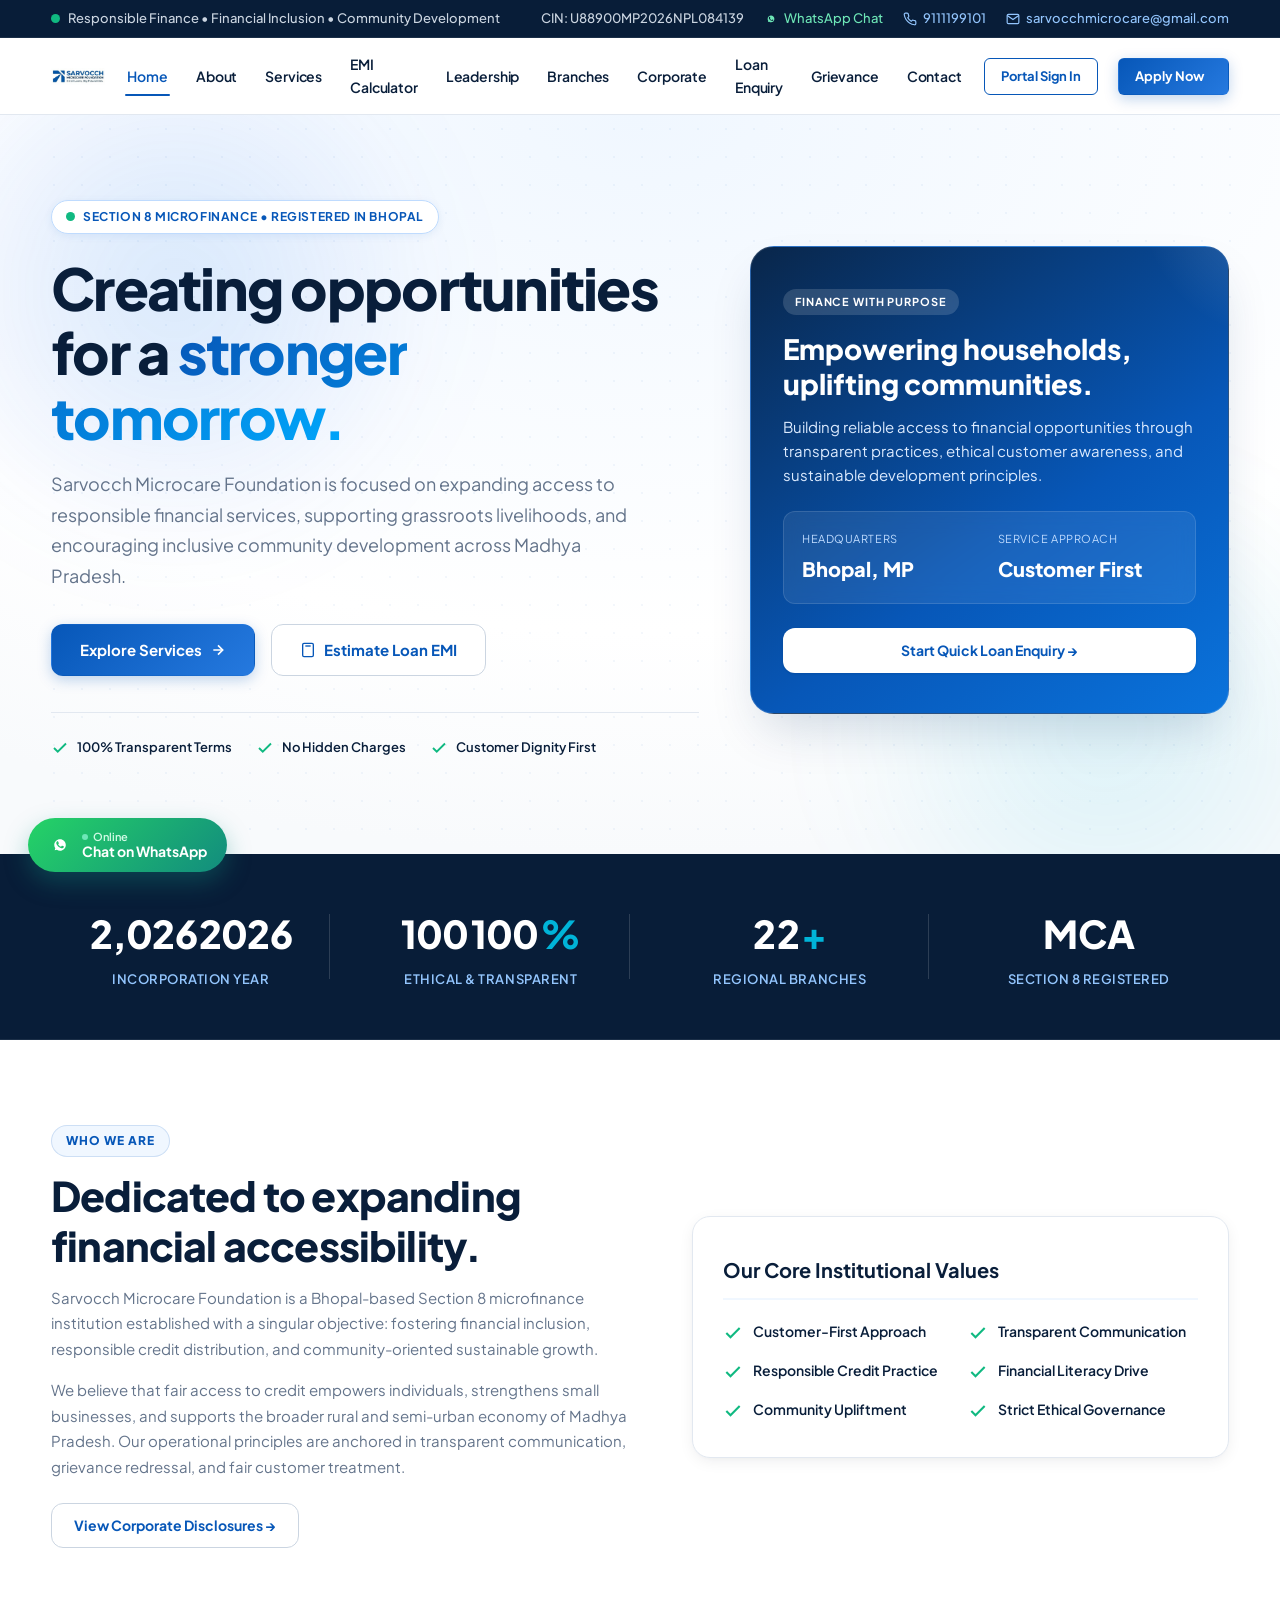
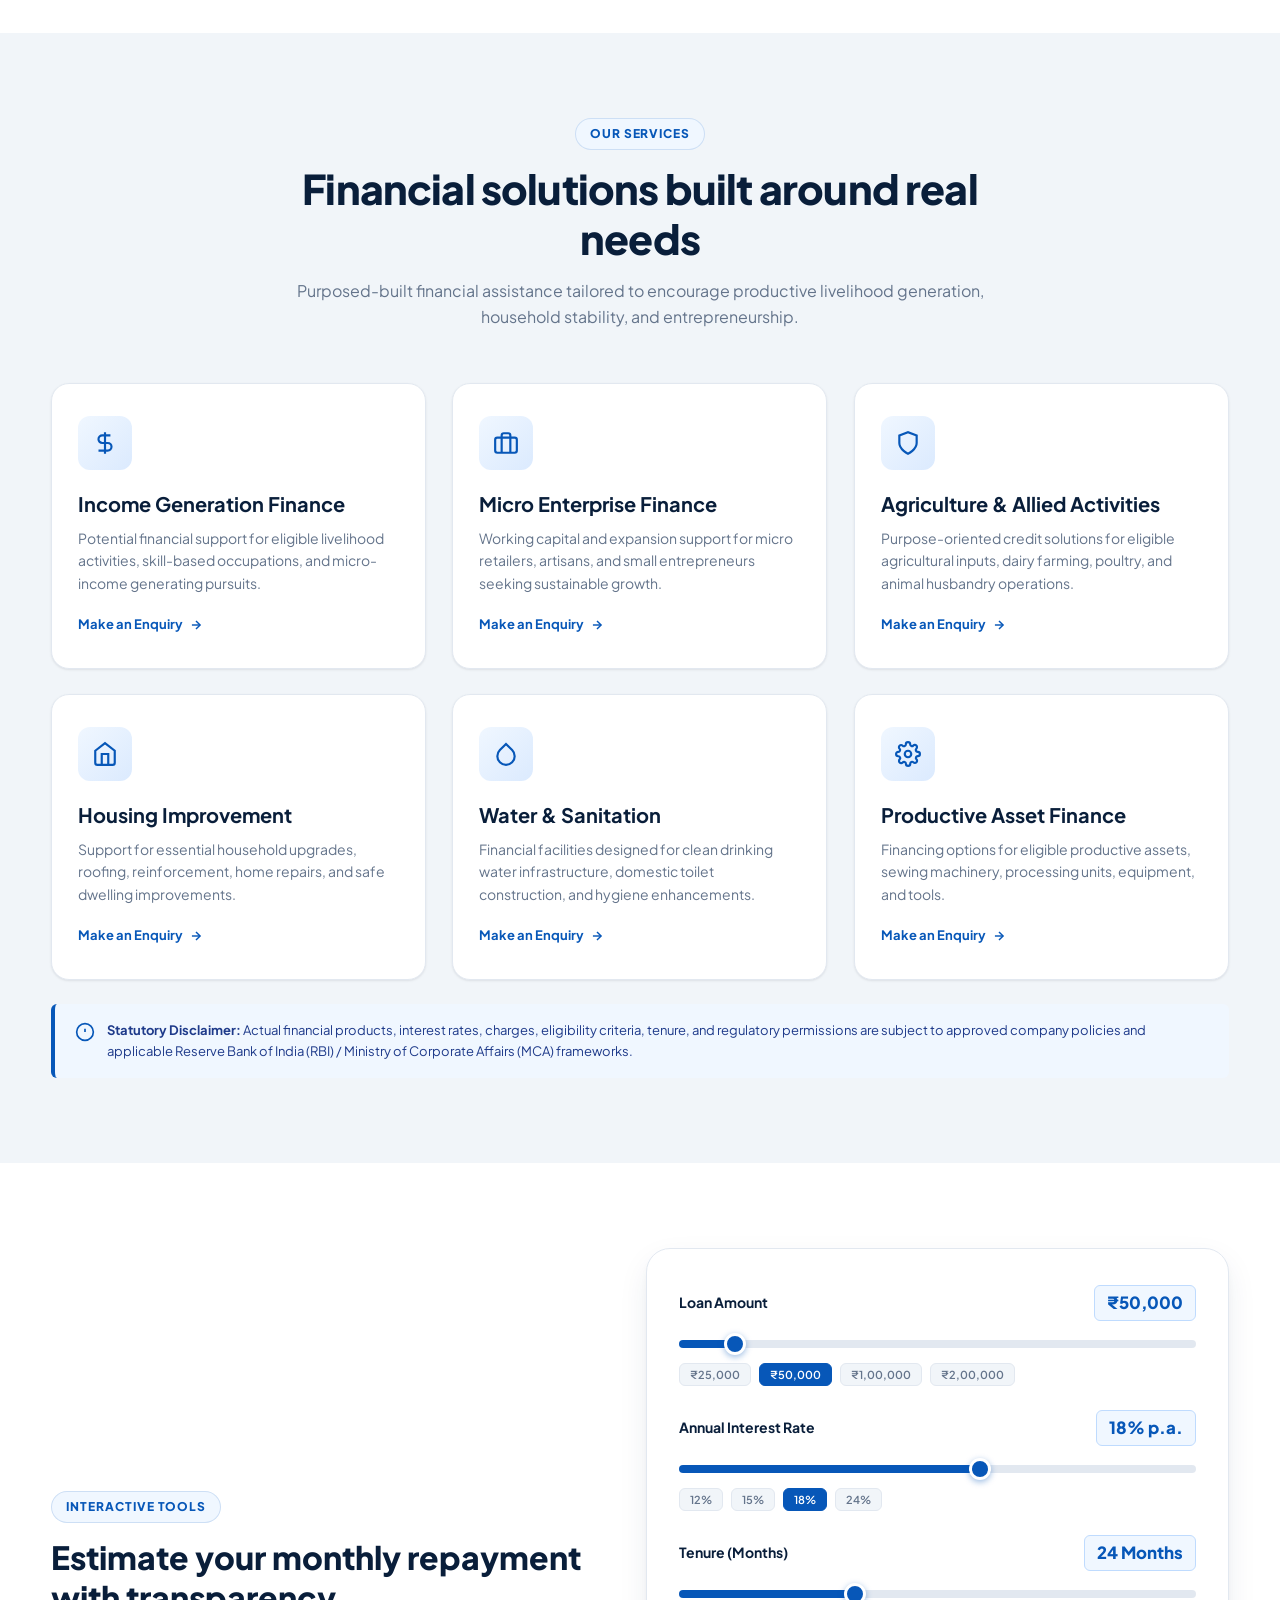
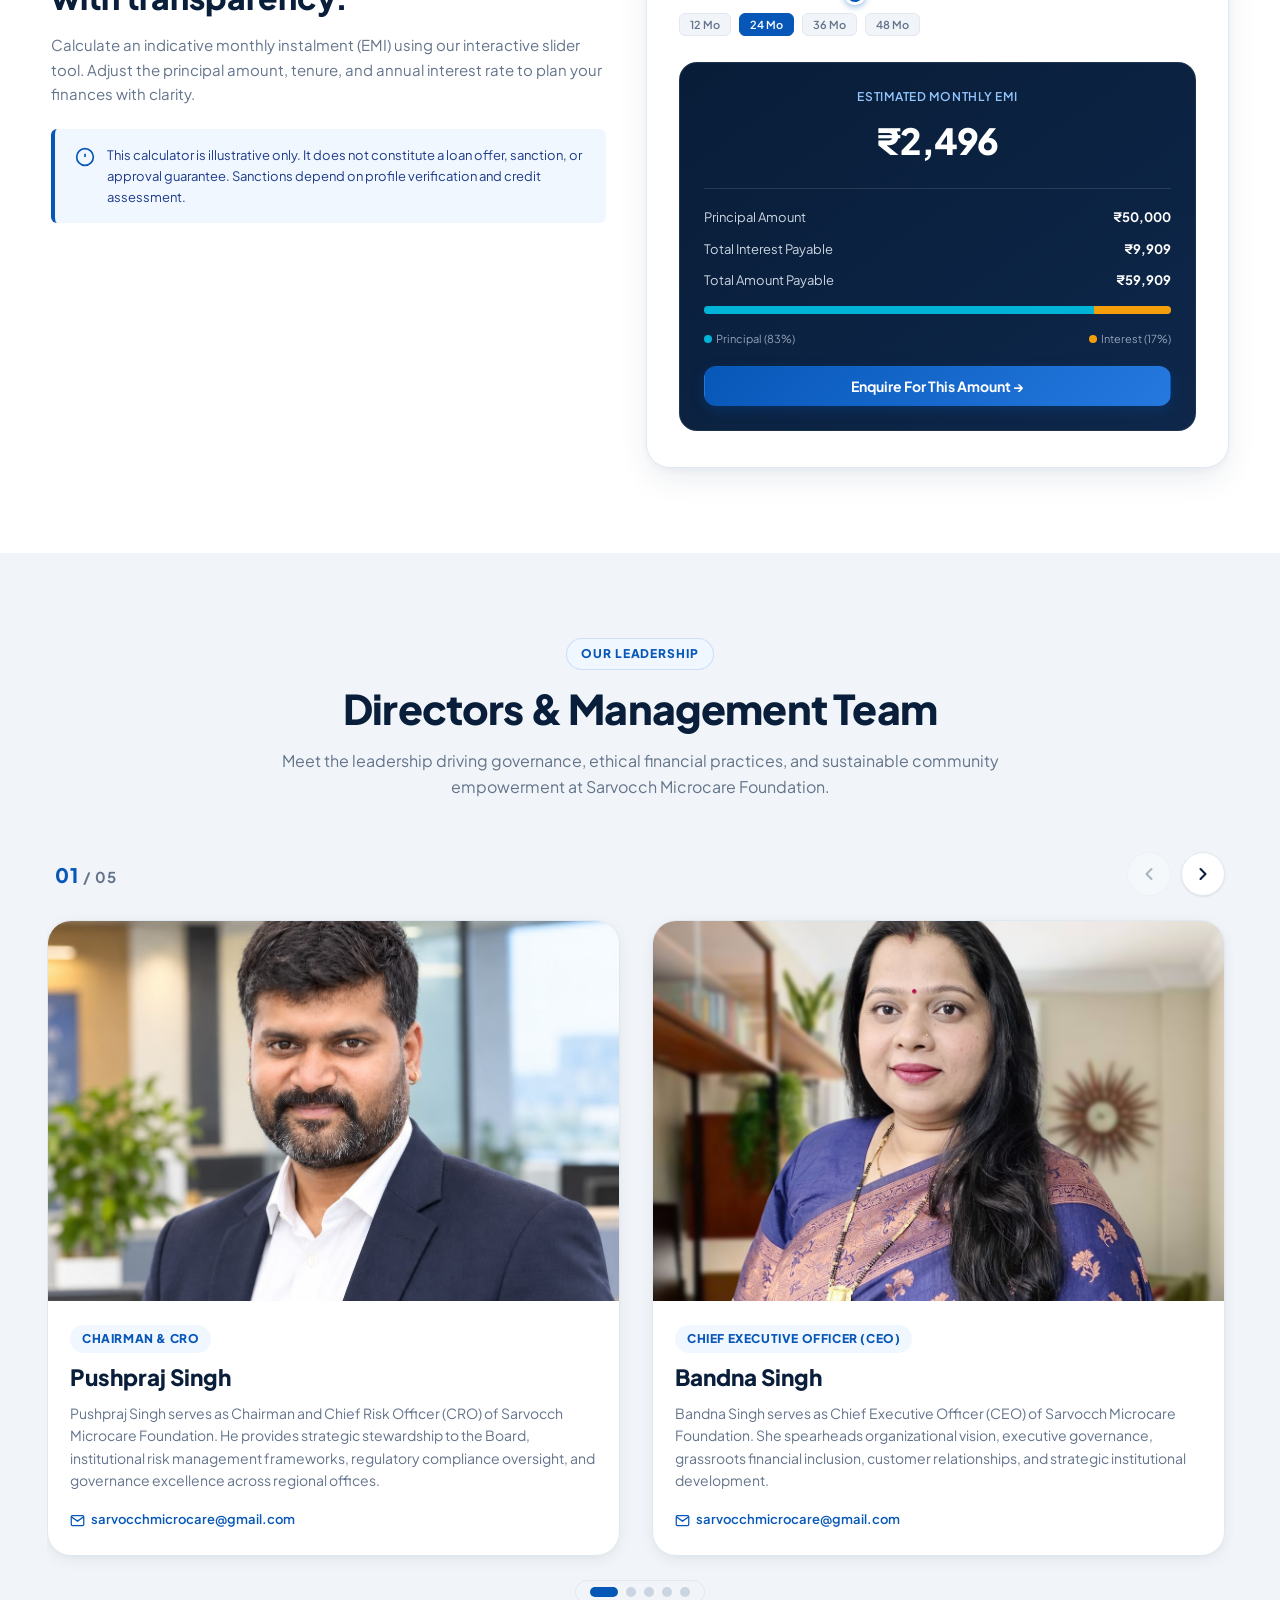
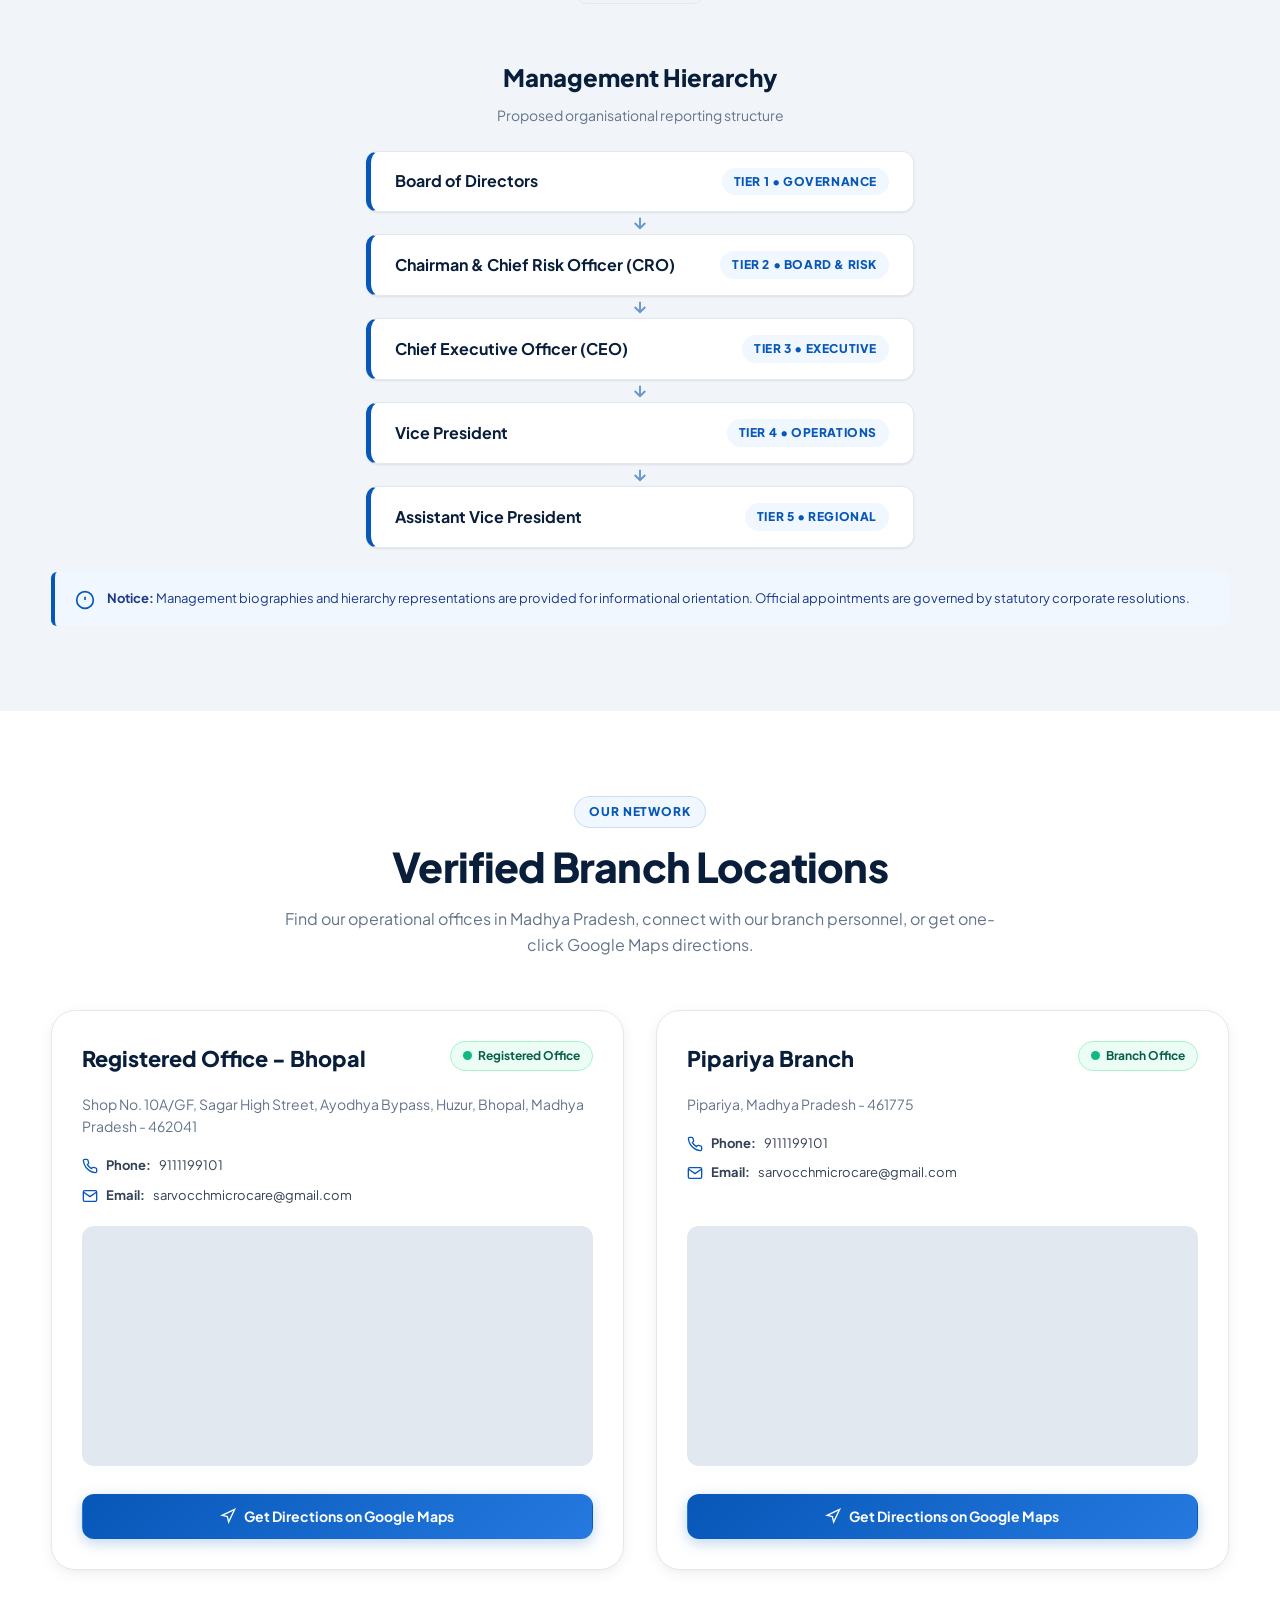
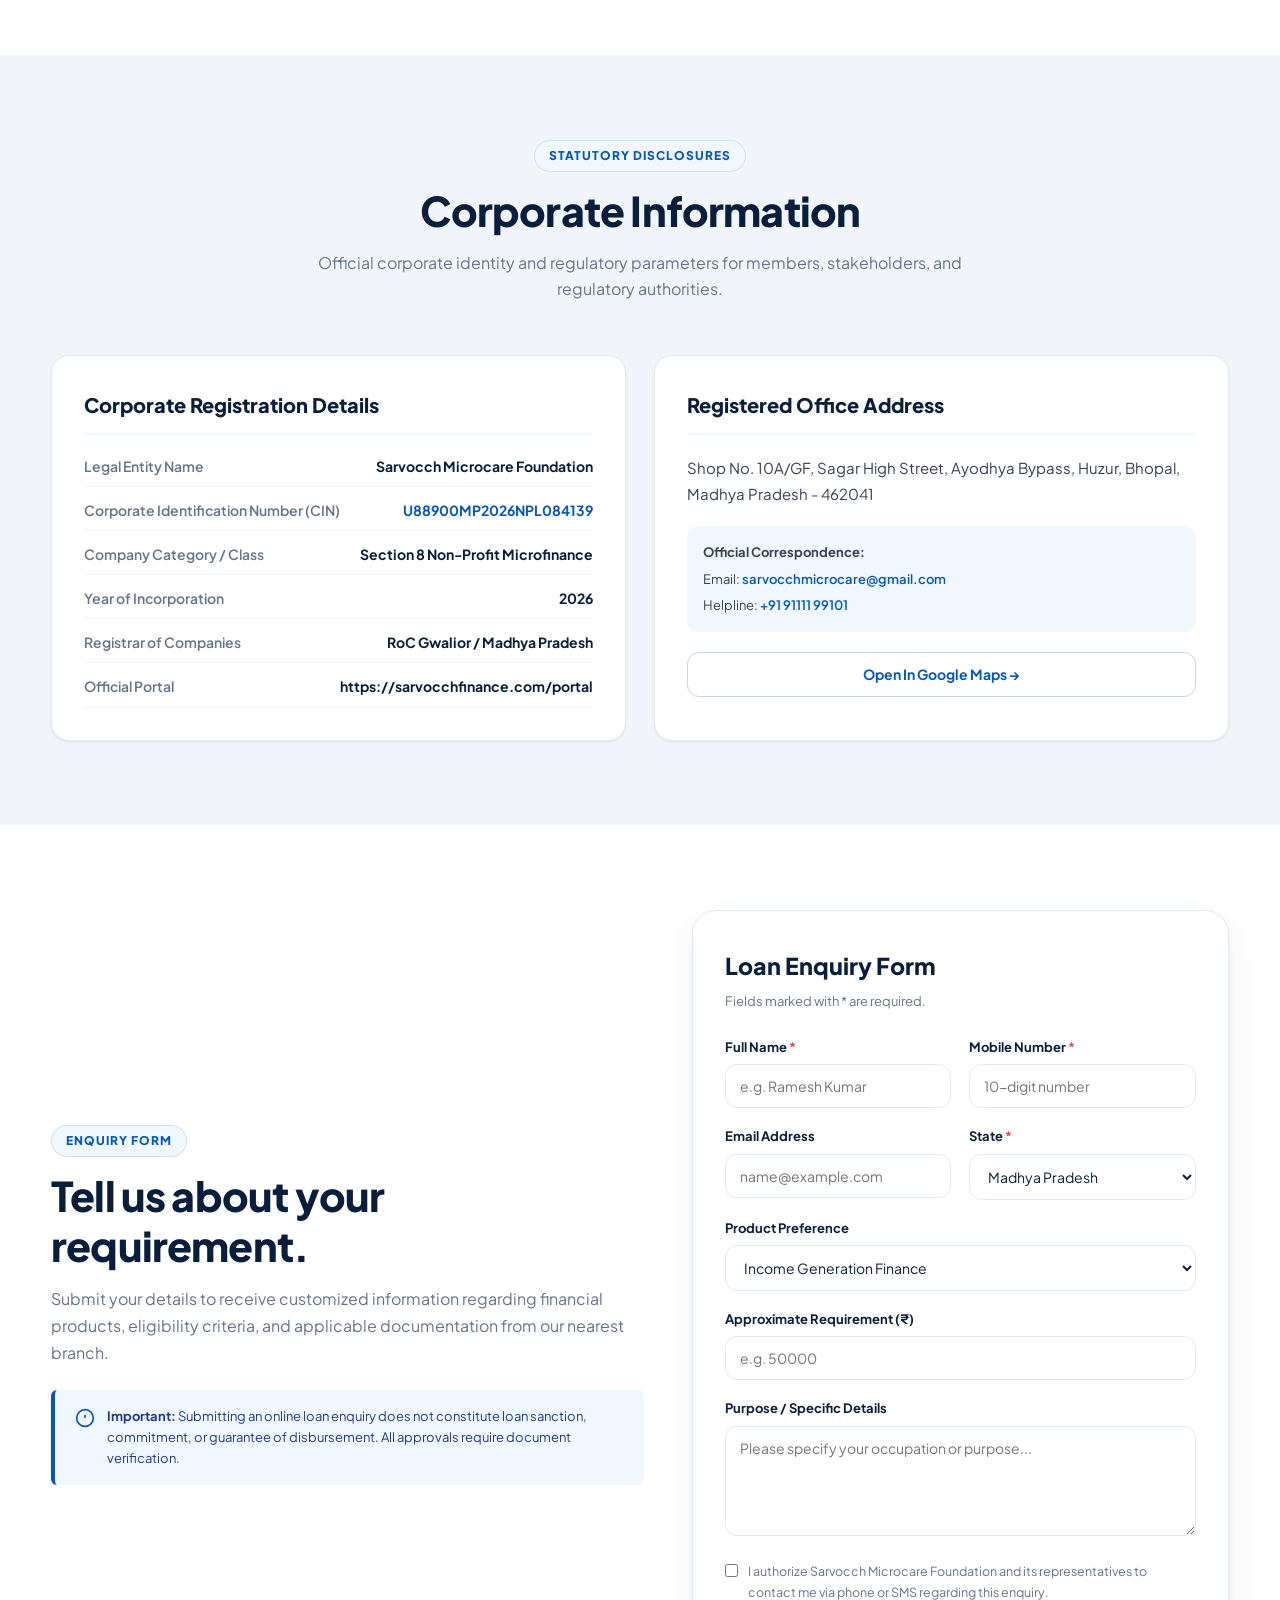
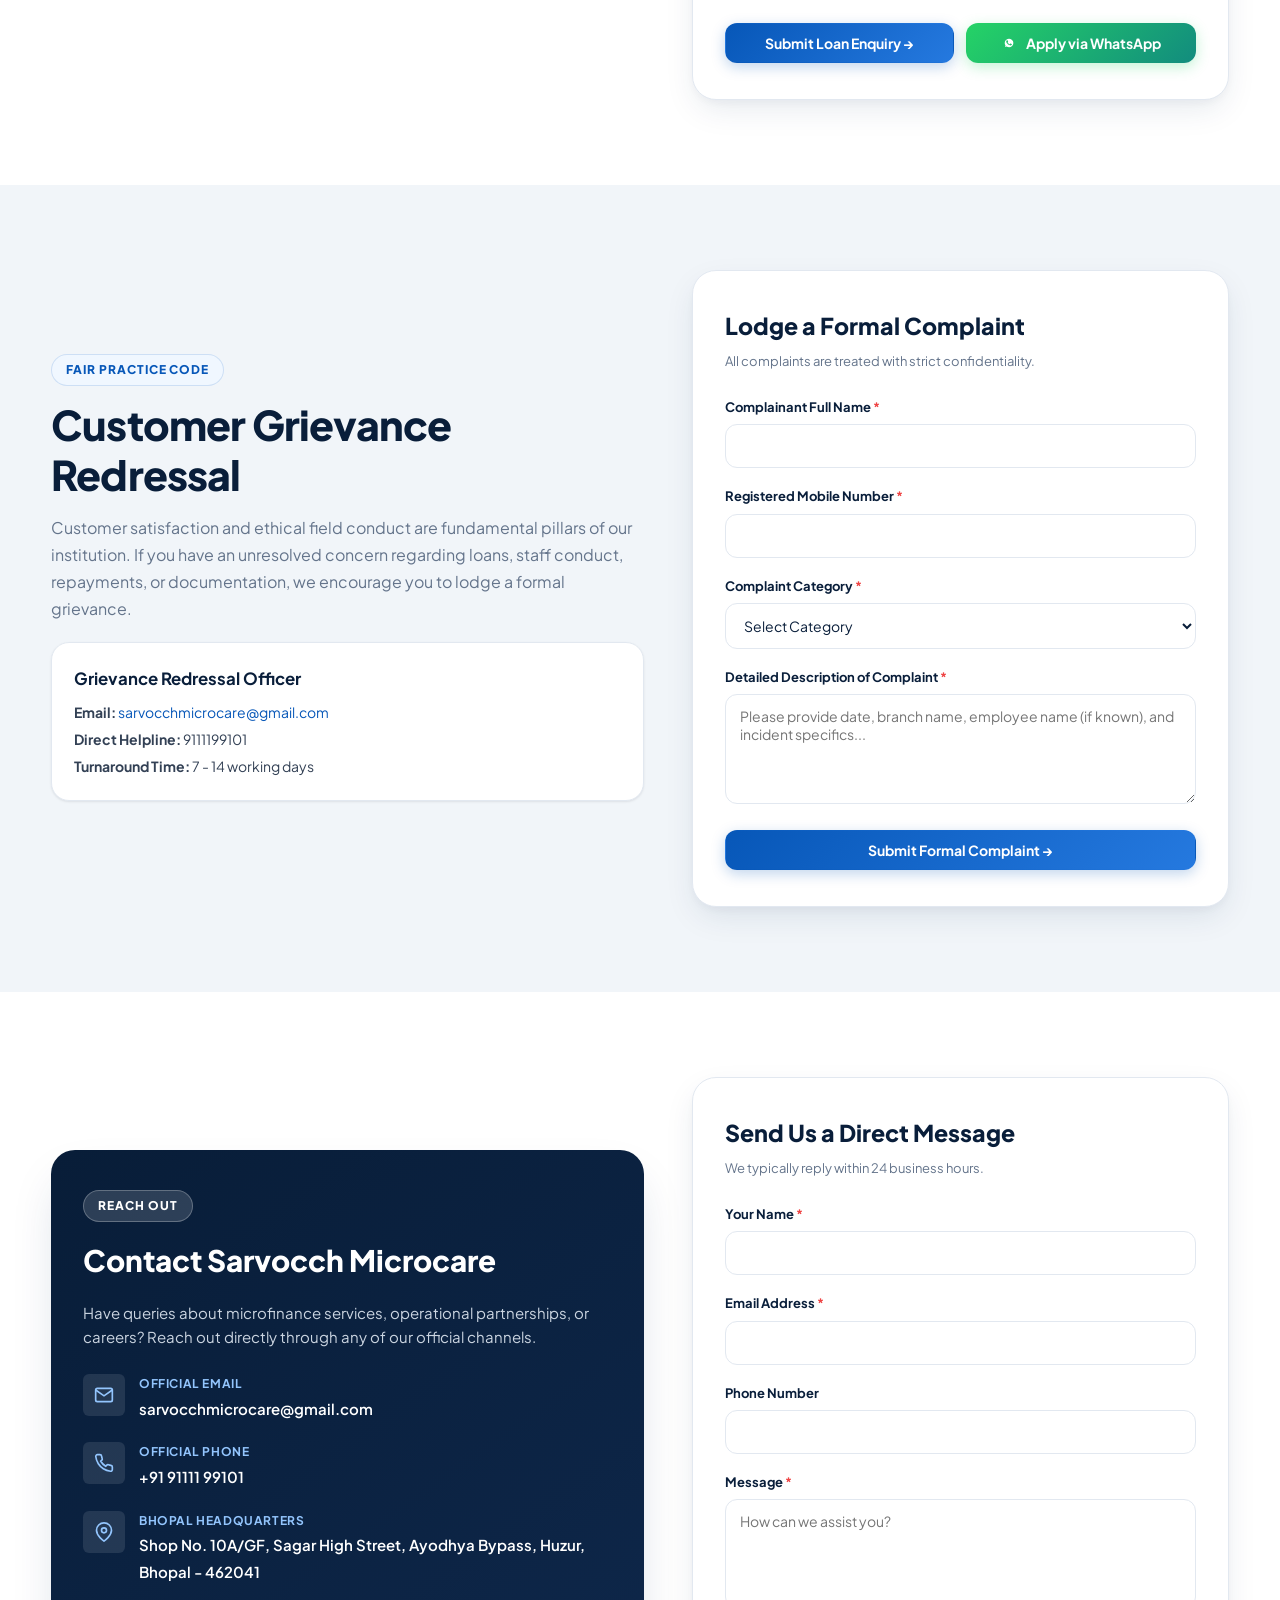
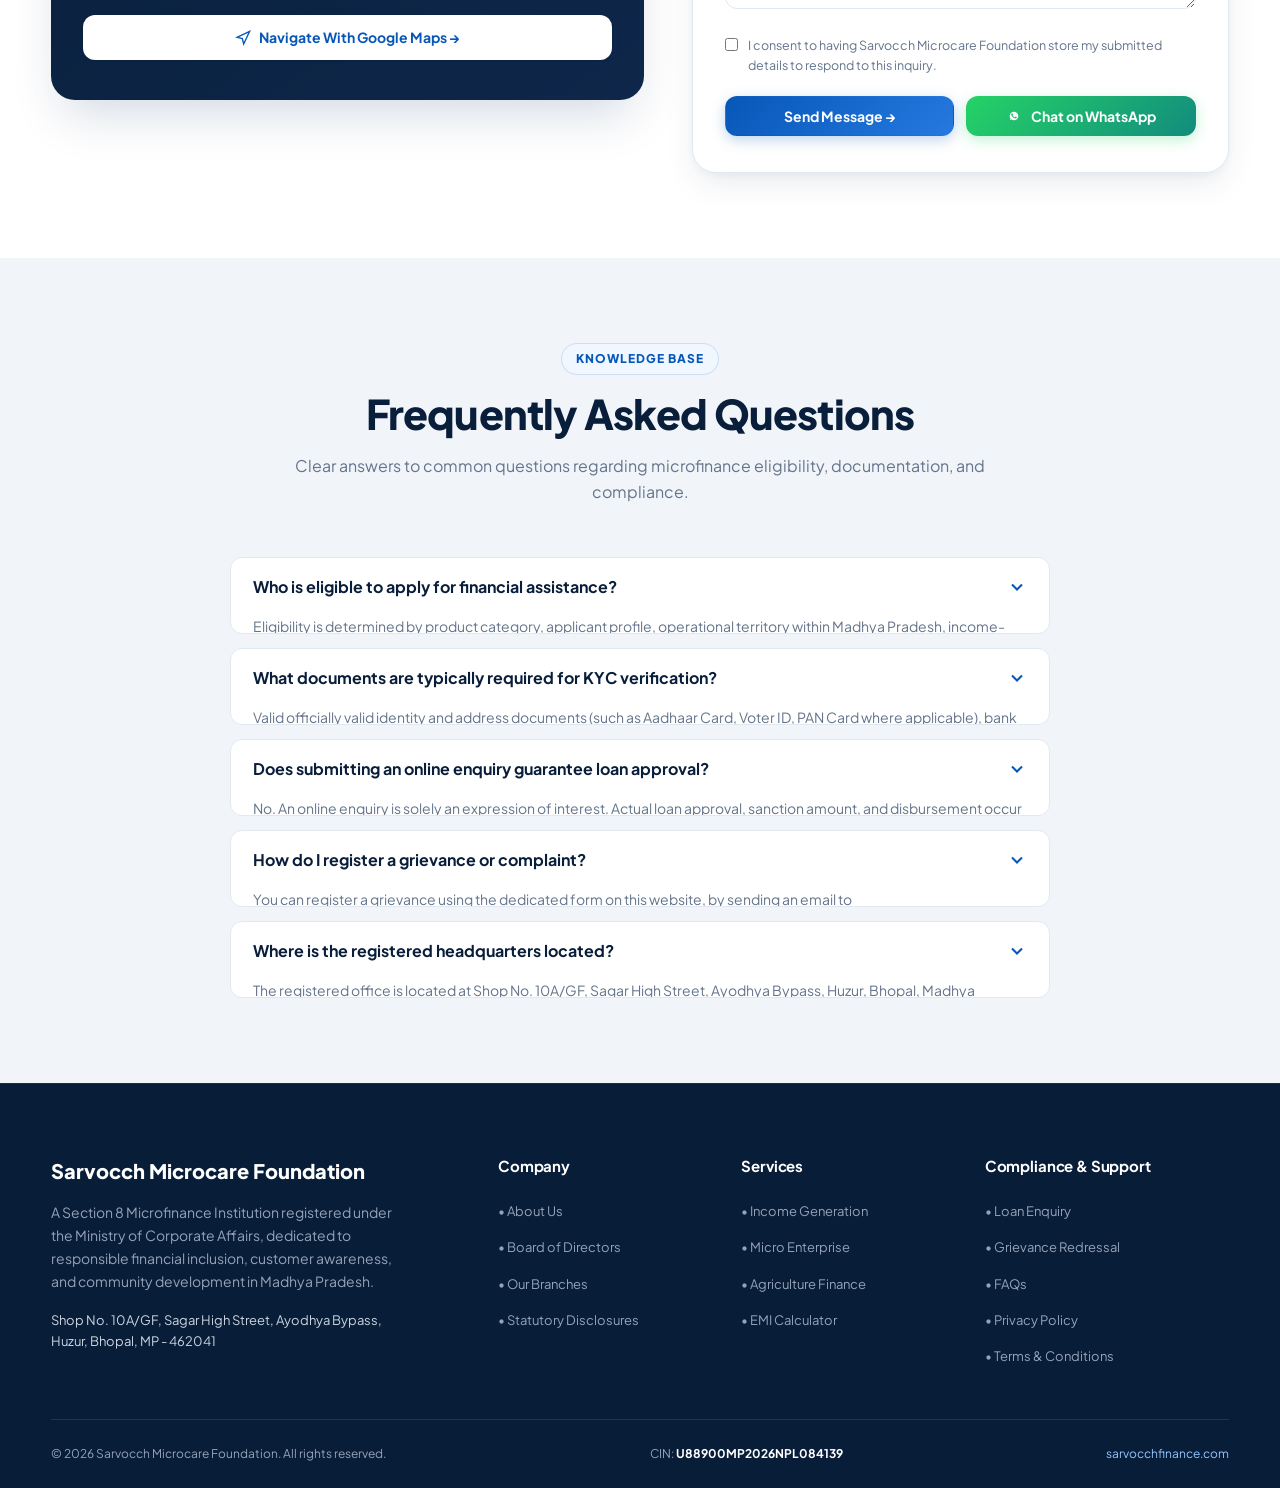
<file: index.html>
<!DOCTYPE html>
<html lang="en">
<head>
    <meta charset="UTF-8">
    <meta name="viewport" content="width=device-width, initial-scale=1.0">
    <title>Sarvocch Microcare Foundation | Responsible Financial Inclusion</title>

    <!-- SEO Meta Tags -->
    <meta name="description" content="Sarvocch Microcare Foundation - Section 8 Microfinance institution in Bhopal, Madhya Pradesh. Expanding access to responsible financial services, micro-enterprise loans, and community development.">
    <meta name="keywords" content="Sarvocch Microcare Foundation, microfinance Bhopal, financial inclusion MP, micro enterprise loan, Pipariya branch, responsible finance, Section 8 company">
    <meta name="author" content="Sarvocch Microcare Foundation">
    <meta name="robots" content="index, follow">
    <link rel="canonical" href="https://sarvocchfinance.com/">
    <meta name="theme-color" content="#0757b8">

    <!-- Open Graph / Social Sharing -->
    <meta property="og:type" content="website">
    <meta property="og:title" content="Sarvocch Microcare Foundation | Responsible Financial Inclusion">
    <meta property="og:description" content="Responsible financial solutions, micro-enterprise support, and sustainable community empowerment in Madhya Pradesh.">
    <meta property="og:url" content="https://sarvocchfinance.com/">
    <meta property="og:image" content="https://sarvocchfinance.com/LOGO_1.jpg">

    <!-- Favicon -->
    <link rel="icon" type="image/svg+xml" href="assets/images/favicon.svg">
    <link rel="alternate icon" href="favicon.svg">

    <!-- Google Fonts Preconnect -->
    <link rel="preconnect" href="https://fonts.googleapis.com">
    <link rel="preconnect" href="https://fonts.gstatic.com" crossorigin>
    <link href="https://fonts.googleapis.com/css2?family=Plus+Jakarta+Sans:wght@400;500;600;700;800&display=swap" rel="stylesheet">

    <!-- Core Stylesheets -->
    <link rel="stylesheet" href="assets/css/styles.css">
    <link rel="stylesheet" href="assets/css/animations.css">

    <!-- Schema.org JSON-LD Structured Data -->
    <script type="application/ld+json">
    {
      "@context": "https://schema.org",
      "@type": "FinancialService",
      "name": "Sarvocch Microcare Foundation",
      "legalName": "Sarvocch Microcare Foundation",
      "url": "https://sarvocchfinance.com",
      "logo": "https://sarvocchfinance.com/LOGO_1.jpg",
      "telephone": "+919111199101",
      "email": "sarvocchmicrocare@gmail.com",
      "address": {
        "@type": "PostalAddress",
        "streetAddress": "Shop No. 10A/GF, Sagar High Street, Ayodhya Bypass, Huzur",
        "addressLocality": "Bhopal",
        "addressRegion": "Madhya Pradesh",
        "postalCode": "462041",
        "addressCountry": "IN"
      },
      "taxID": "U88900MP2026NPL084139",
      "priceRange": "₹₹",
      "openingHours": "Mo-Sa 09:30-18:00"
    }
    </script>
</head>
<body>

    <!-- TOPBAR -->
    <aside class="topbar" aria-label="Quick Information">
        <div class="container topbar-content">
            <div class="topbar-badge">
                <span class="pulse-dot"></span>
                <span>Responsible Finance &bull; Financial Inclusion &bull; Community Development</span>
            </div>
            <div class="topbar-contacts">
                <span class="topbar-badge">CIN: U88900MP2026NPL084139</span>
                <a href="https://wa.me/919111199101?text=Hello%20Sarvocch%20Microcare%20Foundation,%20I%20have%20an%20inquiry." target="_blank" rel="noopener noreferrer" class="topbar-link" style="color: #6ee7b7;">
                    <svg width="14" height="14" viewBox="0 0 24 24" fill="currentColor"><path d="M12.031 6.172c-3.181 0-5.767 2.586-5.768 5.766-.001 1.298.38 2.27 1.019 3.287l-.582 2.128 2.182-.573c.978.58 1.911.928 3.145.929 3.178 0 5.767-2.587 5.768-5.766.001-3.187-2.575-5.77-5.764-5.771zm3.392 8.244c-.144.405-.837.774-1.17.824-.312.045-.698.077-2.127-.514-1.825-.756-3.003-2.613-3.094-2.735-.091-.122-.74-1.002-.74-1.911 0-.909.477-1.356.647-1.54.17-.184.372-.23.496-.23.125 0 .25.001.36.006.115.005.27-.043.421.32.156.375.534 1.302.58 1.396.046.094.077.204.015.328-.063.124-.094.202-.187.311-.093.11-.197.246-.281.331-.094.095-.192.198-.083.385.109.187.484.798 1.038 1.292.713.636 1.314.833 1.501.927.188.094.297.079.407-.047.111-.125.474-.551.6-.74.125-.188.25-.157.422-.094.172.063 1.092.515 1.279.609.187.094.312.141.358.219.046.078.046.452-.098.857z"/></svg>
                    WhatsApp Chat
                </a>
                <a href="tel:9111199101" class="topbar-link">
                    <svg width="14" height="14" viewBox="0 0 24 24" fill="none" stroke="currentColor" stroke-width="2"><path d="M22 16.92v3a2 2 0 0 1-2.18 2 19.79 19.79 0 0 1-8.63-3.07 19.5 19.5 0 0 1-6-6 19.79 19.79 0 0 1-3.07-8.67A2 2 0 0 1 4.11 2h3a2 2 0 0 1 2 1.72 12.84 12.84 0 0 0 .7 2.81 2 2 0 0 1-.45 2.11L8.09 9.91a16 16 0 0 0 6 6l1.27-1.27a2 2 0 0 1 2.11-.45 12.84 12.84 0 0 0 2.81.7A2 2 0 0 1 22 16.92z"></path></svg>
                    9111199101
                </a>
                <a href="mailto:sarvocchmicrocare@gmail.com" class="topbar-link">
                    <svg width="14" height="14" viewBox="0 0 24 24" fill="none" stroke="currentColor" stroke-width="2"><path d="M4 4h16c1.1 0 2 .9 2 2v12c0 1.1-.9 2-2 2H4c-1.1 0-2-.9-2-2V6c0-1.1.9-2 2-2z"></path><polyline points="22,6 12,13 2,6"></polyline></svg>
                    sarvocchmicrocare@gmail.com
                </a>
            </div>
        </div>
    </aside>

    <!-- HEADER NAVIGATION -->
    <header class="header">
        <div class="container nav">
            <a href="#home" class="brand" aria-label="Sarvocch Microcare Home">
                <img src="assets/images/LOGO_1.jpg" alt="Sarvocch Microcare Foundation Logo" class="brand-logo" width="220" height="60">
            </a>

            <button class="menu-toggle" aria-label="Toggle navigation menu" aria-expanded="false">
                <span class="hamburger-line"></span>
                <span class="hamburger-line"></span>
                <span class="hamburger-line"></span>
            </button>

            <nav class="nav-menu" id="primaryNav">
                <a href="#home" class="nav-link active">Home</a>
                <a href="#about" class="nav-link">About</a>
                <a href="#services" class="nav-link">Services</a>
                <a href="#calculator" class="nav-link">EMI Calculator</a>
                <a href="#leadership" class="nav-link">Leadership</a>
                <a href="#branches" class="nav-link">Branches</a>
                <a href="#corporate" class="nav-link">Corporate</a>
                <a href="#application" class="nav-link">Loan Enquiry</a>
                <a href="#grievance" class="nav-link">Grievance</a>
                <a href="#contact" class="nav-link">Contact</a>
            </nav>

            <div class="nav-actions">
                <a href="/portal" class="btn btn-outline btn-sm" style="margin-right: 8px; border-color: var(--primary); color: var(--primary);">
                    <span>Portal Sign In</span>
                </a>
                <a href="#application" class="btn btn-primary btn-sm btn-shimmer">
                    <span>Apply Now</span>
                    <span class="btn-icon-right">
                        <svg width="14" height="14" viewBox="0 0 24 24" fill="none" stroke="currentColor" stroke-width="2.5"><line x1="5" y1="12" x2="19" y2="12"></line><polyline points="12 5 19 12 12 19"></polyline></svg>
                    </span>
                </a>
            </div>
        </div>
    </header>

    <main>
        <!-- HERO SECTION -->
        <section class="hero" id="home">
            <div class="hero-glow" style="top: -100px; left: -100px;"></div>
            <div class="hero-glow" style="bottom: -150px; right: -100px; background: radial-gradient(circle, rgba(0, 180, 216, 0.12) 0%, transparent 70%);"></div>

            <div class="container hero-grid">
                <div class="reveal">
                    <div class="hero-badge">
                        <span class="pulse-dot"></span>
                        <span>Section 8 Microfinance &bull; Registered in Bhopal</span>
                    </div>

                    <h1 class="hero-title">
                        Creating opportunities for a <span>stronger tomorrow.</span>
                    </h1>

                    <p class="hero-desc">
                        Sarvocch Microcare Foundation is focused on expanding access to responsible financial services, supporting grassroots livelihoods, and encouraging inclusive community development across Madhya Pradesh.
                    </p>

                    <div class="hero-actions">
                        <a href="#services" class="btn btn-primary btn-lg btn-shimmer">
                            <span>Explore Services</span>
                            <span class="btn-icon-right">
                                <svg width="16" height="16" viewBox="0 0 24 24" fill="none" stroke="currentColor" stroke-width="2.5"><line x1="5" y1="12" x2="19" y2="12"></line><polyline points="12 5 19 12 12 19"></polyline></svg>
                            </span>
                        </a>
                        <a href="#calculator" class="btn btn-outline btn-lg">
                            <svg width="16" height="16" viewBox="0 0 24 24" fill="none" stroke="currentColor" stroke-width="2"><rect x="4" y="2" width="16" height="20" rx="2"></rect><line x1="8" y1="6" x2="16" y2="6"></line><line x1="16" y1="14" x2="16" y2="14.01"></line><line x1="12" y1="14" x2="12" y2="14.01"></line><line x1="8" y1="14" x2="8" y2="14.01"></line><line x1="16" y1="18" x2="16" y2="18.01"></line><line x1="12" y1="18" x2="12" y2="18.01"></line><line x1="8" y1="18" x2="8" y2="18.01"></line></svg>
                            <span>Estimate Loan EMI</span>
                        </a>
                    </div>

                    <div class="hero-features">
                        <div class="feature-pill">
                            <svg width="18" height="18" viewBox="0 0 24 24" fill="none" stroke="currentColor" stroke-width="2.5"><polyline points="20 6 9 17 4 12"></polyline></svg>
                            <span>100% Transparent Terms</span>
                        </div>
                        <div class="feature-pill">
                            <svg width="18" height="18" viewBox="0 0 24 24" fill="none" stroke="currentColor" stroke-width="2.5"><polyline points="20 6 9 17 4 12"></polyline></svg>
                            <span>No Hidden Charges</span>
                        </div>
                        <div class="feature-pill">
                            <svg width="18" height="18" viewBox="0 0 24 24" fill="none" stroke="currentColor" stroke-width="2.5"><polyline points="20 6 9 17 4 12"></polyline></svg>
                            <span>Customer Dignity First</span>
                        </div>
                    </div>
                </div>

                <div class="reveal-right delay-200">
                    <div class="hero-card card-interactive animate-float">
                        <span class="hero-card-tag">FINANCE WITH PURPOSE</span>
                        <h3>Empowering households, uplifting communities.</h3>
                        <p>
                            Building reliable access to financial opportunities through transparent practices, ethical customer awareness, and sustainable development principles.
                        </p>

                        <div class="hero-card-stats">
                            <div class="card-stat-item">
                                <span>Headquarters</span>
                                <strong>Bhopal, MP</strong>
                            </div>
                            <div class="card-stat-item">
                                <span>Service Approach</span>
                                <strong>Customer First</strong>
                            </div>
                        </div>

                        <div style="margin-top: 24px;">
                            <a href="#application" class="btn btn-white btn-block">
                                <span>Start Quick Loan Enquiry &rarr;</span>
                            </a>
                        </div>
                    </div>
                </div>
            </div>
        </section>

        <!-- STATS IMPACT STRIP -->
        <section class="stats-strip" aria-label="Key Facts and Statistics">
            <div class="container">
                <div class="stats-grid">
                    <div class="stat-box reveal delay-100">
                        <div class="stat-number" data-target="2026">
                            <span>2026</span>
                        </div>
                        <div class="stat-label">Incorporation Year</div>
                    </div>

                    <div class="stat-box reveal delay-200">
                        <div class="stat-number" data-target="100">
                            <span>100</span><span class="plus">%</span>
                        </div>
                        <div class="stat-label">Ethical & Transparent</div>
                    </div>

                    <div class="stat-box reveal delay-300">
                        <div class="stat-number" data-target="2">
                            <span>2</span><span class="plus">+</span>
                        </div>
                        <div class="stat-label">Regional Branches</div>
                    </div>

                    <div class="stat-box reveal delay-400">
                        <div class="stat-number">
                            <span>MCA</span>
                        </div>
                        <div class="stat-label">Section 8 Registered</div>
                    </div>
                </div>
            </div>
        </section>

        <!-- ABOUT SECTION -->
        <section class="section section-white" id="about">
            <div class="container about-grid">
                <div class="about-content reveal">
                    <div class="eyebrow">WHO WE ARE</div>
                    <h2 class="section-title">Dedicated to expanding financial accessibility.</h2>
                    <p>
                        Sarvocch Microcare Foundation is a Bhopal-based Section 8 microfinance institution established with a singular objective: fostering financial inclusion, responsible credit distribution, and community-oriented sustainable growth.
                    </p>
                    <p>
                        We believe that fair access to credit empowers individuals, strengthens small businesses, and supports the broader rural and semi-urban economy of Madhya Pradesh. Our operational principles are anchored in transparent communication, grievance redressal, and fair customer treatment.
                    </p>
                    <div style="margin-top: 24px;">
                        <a href="#corporate" class="btn btn-outline">
                            <span>View Corporate Disclosures &rarr;</span>
                        </a>
                    </div>
                </div>

                <div class="values-card reveal-right delay-200 card-interactive">
                    <h4>Our Core Institutional Values</h4>
                    <ul class="values-list">
                        <li class="value-item">
                            <svg width="20" height="20" viewBox="0 0 24 24" fill="none" stroke="currentColor" stroke-width="2.5"><polyline points="20 6 9 17 4 12"></polyline></svg>
                            <span>Customer-First Approach</span>
                        </li>
                        <li class="value-item">
                            <svg width="20" height="20" viewBox="0 0 24 24" fill="none" stroke="currentColor" stroke-width="2.5"><polyline points="20 6 9 17 4 12"></polyline></svg>
                            <span>Transparent Communication</span>
                        </li>
                        <li class="value-item">
                            <svg width="20" height="20" viewBox="0 0 24 24" fill="none" stroke="currentColor" stroke-width="2.5"><polyline points="20 6 9 17 4 12"></polyline></svg>
                            <span>Responsible Credit Practice</span>
                        </li>
                        <li class="value-item">
                            <svg width="20" height="20" viewBox="0 0 24 24" fill="none" stroke="currentColor" stroke-width="2.5"><polyline points="20 6 9 17 4 12"></polyline></svg>
                            <span>Financial Literacy Drive</span>
                        </li>
                        <li class="value-item">
                            <svg width="20" height="20" viewBox="0 0 24 24" fill="none" stroke="currentColor" stroke-width="2.5"><polyline points="20 6 9 17 4 12"></polyline></svg>
                            <span>Community Upliftment</span>
                        </li>
                        <li class="value-item">
                            <svg width="20" height="20" viewBox="0 0 24 24" fill="none" stroke="currentColor" stroke-width="2.5"><polyline points="20 6 9 17 4 12"></polyline></svg>
                            <span>Strict Ethical Governance</span>
                        </li>
                    </ul>
                </div>
            </div>
        </section>

        <!-- SERVICES SECTION -->
        <section class="section section-soft" id="services">
            <div class="container">
                <div class="section-head reveal">
                    <div class="eyebrow">OUR SERVICES</div>
                    <h2 class="section-title">Financial solutions built around real needs</h2>
                    <p class="section-subtitle">
                        Purposed-built financial assistance tailored to encourage productive livelihood generation, household stability, and entrepreneurship.
                    </p>
                </div>

                <div class="services-grid">
                    <!-- 1. Income Generation -->
                    <div class="service-card card-interactive reveal delay-100">
                        <div>
                            <div class="service-icon-wrap">
                                <svg width="26" height="26" viewBox="0 0 24 24" fill="none" stroke="currentColor" stroke-width="2"><path d="M12 2v20M17 5H9.5a3.5 3.5 0 0 0 0 7h5a3.5 3.5 0 0 1 0 7H6"></path></svg>
                            </div>
                            <h3>Income Generation Finance</h3>
                            <p>Potential financial support for eligible livelihood activities, skill-based occupations, and micro-income generating pursuits.</p>
                        </div>
                        <a href="#application" class="service-link">
                            <span>Make an Enquiry</span>
                            <svg width="14" height="14" viewBox="0 0 24 24" fill="none" stroke="currentColor" stroke-width="2.5"><line x1="5" y1="12" x2="19" y2="12"></line><polyline points="12 5 19 12 12 19"></polyline></svg>
                        </a>
                    </div>

                    <!-- 2. Micro Enterprise -->
                    <div class="service-card card-interactive reveal delay-200">
                        <div>
                            <div class="service-icon-wrap">
                                <svg width="26" height="26" viewBox="0 0 24 24" fill="none" stroke="currentColor" stroke-width="2"><rect x="2" y="7" width="20" height="14" rx="2" ry="2"></rect><path d="M16 21V5a2 2 0 0 0-2-2h-4a2 2 0 0 0-2 2v16"></path></svg>
                            </div>
                            <h3>Micro Enterprise Finance</h3>
                            <p>Working capital and expansion support for micro retailers, artisans, and small entrepreneurs seeking sustainable growth.</p>
                        </div>
                        <a href="#application" class="service-link">
                            <span>Make an Enquiry</span>
                            <svg width="14" height="14" viewBox="0 0 24 24" fill="none" stroke="currentColor" stroke-width="2.5"><line x1="5" y1="12" x2="19" y2="12"></line><polyline points="12 5 19 12 12 19"></polyline></svg>
                        </a>
                    </div>

                    <!-- 3. Agriculture -->
                    <div class="service-card card-interactive reveal delay-300">
                        <div>
                            <div class="service-icon-wrap">
                                <svg width="26" height="26" viewBox="0 0 24 24" fill="none" stroke="currentColor" stroke-width="2"><path d="M12 22s8-4 8-10V5l-8-3-8 3v7c0 6 8 10 8 10z"></path></svg>
                            </div>
                            <h3>Agriculture & Allied Activities</h3>
                            <p>Purpose-oriented credit solutions for eligible agricultural inputs, dairy farming, poultry, and animal husbandry operations.</p>
                        </div>
                        <a href="#application" class="service-link">
                            <span>Make an Enquiry</span>
                            <svg width="14" height="14" viewBox="0 0 24 24" fill="none" stroke="currentColor" stroke-width="2.5"><line x1="5" y1="12" x2="19" y2="12"></line><polyline points="12 5 19 12 12 19"></polyline></svg>
                        </a>
                    </div>

                    <!-- 4. Housing -->
                    <div class="service-card card-interactive reveal delay-100">
                        <div>
                            <div class="service-icon-wrap">
                                <svg width="26" height="26" viewBox="0 0 24 24" fill="none" stroke="currentColor" stroke-width="2"><path d="M3 9l9-7 9 7v11a2 2 0 0 1-2 2H5a2 2 0 0 1-2-2z"></path><polyline points="9 22 9 12 15 12 15 22"></polyline></svg>
                            </div>
                            <h3>Housing Improvement</h3>
                            <p>Support for essential household upgrades, roofing, reinforcement, home repairs, and safe dwelling improvements.</p>
                        </div>
                        <a href="#application" class="service-link">
                            <span>Make an Enquiry</span>
                            <svg width="14" height="14" viewBox="0 0 24 24" fill="none" stroke="currentColor" stroke-width="2.5"><line x1="5" y1="12" x2="19" y2="12"></line><polyline points="12 5 19 12 12 19"></polyline></svg>
                        </a>
                    </div>

                    <!-- 5. Water & Sanitation -->
                    <div class="service-card card-interactive reveal delay-200">
                        <div>
                            <div class="service-icon-wrap">
                                <svg width="26" height="26" viewBox="0 0 24 24" fill="none" stroke="currentColor" stroke-width="2"><path d="M12 2.69l5.66 5.66a8 8 0 1 1-11.31 0z"></path></svg>
                            </div>
                            <h3>Water & Sanitation</h3>
                            <p>Financial facilities designed for clean drinking water infrastructure, domestic toilet construction, and hygiene enhancements.</p>
                        </div>
                        <a href="#application" class="service-link">
                            <span>Make an Enquiry</span>
                            <svg width="14" height="14" viewBox="0 0 24 24" fill="none" stroke="currentColor" stroke-width="2.5"><line x1="5" y1="12" x2="19" y2="12"></line><polyline points="12 5 19 12 12 19"></polyline></svg>
                        </a>
                    </div>

                    <!-- 6. Productive Asset -->
                    <div class="service-card card-interactive reveal delay-300">
                        <div>
                            <div class="service-icon-wrap">
                                <svg width="26" height="26" viewBox="0 0 24 24" fill="none" stroke="currentColor" stroke-width="2"><circle cx="12" cy="12" r="3"></circle><path d="M19.4 15a1.65 1.65 0 0 0 .33 1.82l.06.06a2 2 0 0 1 0 2.83 2 2 0 0 1-2.83 0l-.06-.06a1.65 1.65 0 0 0-1.82-.33 1.65 1.65 0 0 0-1 1.51V21a2 2 0 0 1-2 2 2 2 0 0 1-2-2v-.09A1.65 1.65 0 0 0 9 19.4a1.65 1.65 0 0 0-1.82.33l-.06.06a2 2 0 0 1-2.83 0 2 2 0 0 1 0-2.83l.06-.06a1.65 1.65 0 0 0 .33-1.82 1.65 1.65 0 0 0-1.51-1H3a2 2 0 0 1-2-2 2 2 0 0 1 2-2h.09A1.65 1.65 0 0 0 4.6 9a1.65 1.65 0 0 0-.33-1.82l-.06-.06a2 2 0 0 1 0-2.83 2 2 0 0 1 2.83 0l.06.06a1.65 1.65 0 0 0 1.82.33H9a1.65 1.65 0 0 0 1-1.51V3a2 2 0 0 1 2-2 2 2 0 0 1 2 2v.09a1.65 1.65 0 0 0 1 1.51 1.65 1.65 0 0 0 1.82-.33l.06-.06a2 2 0 0 1 2.83 0 2 2 0 0 1 0 2.83l-.06.06a1.65 1.65 0 0 0-.33 1.82V9a1.65 1.65 0 0 0 1.51 1H21a2 2 0 0 1 2 2 2 2 0 0 1-2 2h-.09a1.65 1.65 0 0 0-1.51 1z"></path></svg>
                            </div>
                            <h3>Productive Asset Finance</h3>
                            <p>Financing options for eligible productive assets, sewing machinery, processing units, equipment, and tools.</p>
                        </div>
                        <a href="#application" class="service-link">
                            <span>Make an Enquiry</span>
                            <svg width="14" height="14" viewBox="0 0 24 24" fill="none" stroke="currentColor" stroke-width="2.5"><line x1="5" y1="12" x2="19" y2="12"></line><polyline points="12 5 19 12 12 19"></polyline></svg>
                        </a>
                    </div>
                </div>

                <div class="notice-box reveal">
                    <svg width="20" height="20" viewBox="0 0 24 24" fill="none" stroke="currentColor" stroke-width="2"><circle cx="12" cy="12" r="10"></circle><line x1="12" y1="8" x2="12" y2="12"></line><line x1="12" y1="16" x2="12.01" y2="16"></line></svg>
                    <div>
                        <strong>Statutory Disclaimer:</strong> Actual financial products, interest rates, charges, eligibility criteria, tenure, and regulatory permissions are subject to approved company policies and applicable Reserve Bank of India (RBI) / Ministry of Corporate Affairs (MCA) frameworks.
                    </div>
                </div>
            </div>
        </section>

        <!-- LOAN EMI CALCULATOR SECTION -->
        <section class="section section-white" id="calculator">
            <div class="container calc-wrapper">
                <div class="calc-intro reveal">
                    <div class="eyebrow">INTERACTIVE TOOLS</div>
                    <h3>Estimate your monthly repayment with transparency.</h3>
                    <p>
                        Calculate an indicative monthly instalment (EMI) using our interactive slider tool. Adjust the principal amount, tenure, and annual interest rate to plan your finances with clarity.
                    </p>

                    <div class="notice-box" style="margin-top: 18px;">
                        <svg width="20" height="20" viewBox="0 0 24 24" fill="none" stroke="currentColor" stroke-width="2"><circle cx="12" cy="12" r="10"></circle><line x1="12" y1="8" x2="12" y2="12"></line><line x1="12" y1="16" x2="12.01" y2="16"></line></svg>
                        <div>
                            This calculator is illustrative only. It does not constitute a loan offer, sanction, or approval guarantee. Sanctions depend on profile verification and credit assessment.
                        </div>
                    </div>
                </div>

                <div class="calc-container card-interactive reveal-right delay-200">
                    <!-- Slider 1: Amount -->
                    <div class="calc-slider-group">
                        <div class="calc-label-row">
                            <label class="calc-label" for="calcAmount">Loan Amount</label>
                            <span class="calc-value-badge" id="calcAmountVal">₹50,000</span>
                        </div>
                        <input type="range" class="range-slider" id="calcAmount" min="5000" max="500000" step="5000" value="50000">
                        <div class="calc-chips">
                            <button type="button" class="chip-btn" data-target="calcAmount" data-value="25000">₹25,000</button>
                            <button type="button" class="chip-btn active" data-target="calcAmount" data-value="50000">₹50,000</button>
                            <button type="button" class="chip-btn" data-target="calcAmount" data-value="100000">₹1,00,000</button>
                            <button type="button" class="chip-btn" data-target="calcAmount" data-value="200000">₹2,00,000</button>
                        </div>
                    </div>

                    <!-- Slider 2: Rate -->
                    <div class="calc-slider-group">
                        <div class="calc-label-row">
                            <label class="calc-label" for="calcRate">Annual Interest Rate</label>
                            <span class="calc-value-badge" id="calcRateVal">18% p.a.</span>
                        </div>
                        <input type="range" class="range-slider" id="calcRate" min="1" max="30" step="0.5" value="18">
                        <div class="calc-chips">
                            <button type="button" class="chip-btn" data-target="calcRate" data-value="12">12%</button>
                            <button type="button" class="chip-btn" data-target="calcRate" data-value="15">15%</button>
                            <button type="button" class="chip-btn active" data-target="calcRate" data-value="18">18%</button>
                            <button type="button" class="chip-btn" data-target="calcRate" data-value="24">24%</button>
                        </div>
                    </div>

                    <!-- Slider 3: Tenure -->
                    <div class="calc-slider-group">
                        <div class="calc-label-row">
                            <label class="calc-label" for="calcTenure">Tenure (Months)</label>
                            <span class="calc-value-badge" id="calcTenureVal">24 Months</span>
                        </div>
                        <input type="range" class="range-slider" id="calcTenure" min="6" max="60" step="1" value="24">
                        <div class="calc-chips">
                            <button type="button" class="chip-btn" data-target="calcTenure" data-value="12">12 Mo</button>
                            <button type="button" class="chip-btn active" data-target="calcTenure" data-value="24">24 Mo</button>
                            <button type="button" class="chip-btn" data-target="calcTenure" data-value="36">36 Mo</button>
                            <button type="button" class="chip-btn" data-target="calcTenure" data-value="48">48 Mo</button>
                        </div>
                    </div>

                    <!-- Output Box -->
                    <div class="calc-result-card">
                        <div class="calc-emi-highlight">
                            <div class="calc-emi-label">Estimated Monthly EMI</div>
                            <div class="calc-emi-amount" id="calcEmiDisplay">₹2,501</div>
                        </div>

                        <div class="calc-breakdown-row">
                            <span>Principal Amount</span>
                            <strong id="calcPrincipalDisplay">₹50,000</strong>
                        </div>
                        <div class="calc-breakdown-row">
                            <span>Total Interest Payable</span>
                            <strong id="calcInterestDisplay">₹10,024</strong>
                        </div>
                        <div class="calc-breakdown-row">
                            <span>Total Amount Payable</span>
                            <strong id="calcTotalDisplay">₹60,024</strong>
                        </div>

                        <!-- Visual Distribution Bar -->
                        <div class="calc-dist-bar" aria-hidden="true">
                            <div class="dist-principal" id="distPrincipal" style="width: 83%;"></div>
                            <div class="dist-interest" id="distInterest" style="width: 17%;"></div>
                        </div>

                        <div class="calc-dist-legend">
                            <span class="legend-principal"><span class="legend-dot"></span>Principal (<span id="legendPrincipalVal">83%</span>)</span>
                            <span class="legend-interest"><span class="legend-dot"></span>Interest (<span id="legendInterestVal">17%</span>)</span>
                        </div>

                        <button type="button" class="btn btn-primary btn-block btn-shimmer" id="calcApplyBtn">
                            <span>Enquire For This Amount &rarr;</span>
                        </button>
                    </div>
                </div>
            </div>
        </section>

        <!-- LEADERSHIP SECTION -->
        <section class="section section-soft" id="leadership">
            <div class="container">
                <div class="section-head reveal">
                    <div class="eyebrow">OUR LEADERSHIP</div>
                    <h2 class="section-title">Directors & Management Team</h2>
                    <p class="section-subtitle">
                        Meet the leadership driving governance, ethical financial practices, and sustainable community empowerment at Sarvocch Microcare Foundation.
                    </p>
                </div>

                <!-- LEADERSHIP CAROUSEL -->
                <div class="leadership-carousel-wrapper reveal">
                    <!-- Carousel Controls Header -->
                    <div class="carousel-header">
                        <div class="carousel-counter" id="leaderCounter">
                            <span class="current-slide">01</span> / <span class="total-slides">05</span>
                        </div>
                        <div class="carousel-controls">
                            <button type="button" class="carousel-btn prev-btn" id="leaderPrev" aria-label="Previous leader">
                                <svg width="20" height="20" viewBox="0 0 24 24" fill="none" stroke="currentColor" stroke-width="2.5" stroke-linecap="round" stroke-linejoin="round"><polyline points="15 18 9 12 15 6"></polyline></svg>
                            </button>
                            <button type="button" class="carousel-btn next-btn" id="leaderNext" aria-label="Next leader">
                                <svg width="20" height="20" viewBox="0 0 24 24" fill="none" stroke="currentColor" stroke-width="2.5" stroke-linecap="round" stroke-linejoin="round"><polyline points="9 18 15 12 9 6"></polyline></svg>
                            </button>
                        </div>
                    </div>

                    <!-- Carousel Track Container -->
                    <div class="leadership-carousel" id="leaderCarousel" tabindex="0" aria-label="Leadership Team Carousel">
                        <div class="leadership-track" id="leaderTrack">
                            <!-- Leader 1: Pushpraj Singh (Chairman & CRO) -->
                            <div class="leader-card card-interactive carousel-slide">
                                <div class="leader-photo-wrapper">
                                    <img src="assets/images/pushpraj-singh.jpg.jpeg" alt="Pushpraj Singh - Chairman and CRO" class="leader-photo-img" style="object-position: center 22%;" onerror="this.style.display='none';this.nextElementSibling.style.display='flex';">
                                    <div class="leader-initials-fallback" style="display:none;">PS</div>
                                </div>
                                <div class="leader-details">
                                    <span class="leader-designation-badge">Chairman & CRO</span>
                                    <h3 class="leader-name">Pushpraj Singh</h3>
                                    <p class="leader-bio">
                                        Pushpraj Singh serves as Chairman and Chief Risk Officer (CRO) of Sarvocch Microcare Foundation. He provides strategic stewardship to the Board, institutional risk management frameworks, regulatory compliance oversight, and governance excellence across regional offices.
                                    </p>
                                    <a href="mailto:sarvocchmicrocare@gmail.com" class="leader-email-link">
                                        <svg width="15" height="15" viewBox="0 0 24 24" fill="none" stroke="currentColor" stroke-width="2"><path d="M4 4h16c1.1 0 2 .9 2 2v12c0 1.1-.9 2-2 2H4c-1.1 0-2-.9-2-2V6c0-1.1.9-2 2-2z"></path><polyline points="22,6 12,13 2,6"></polyline></svg>
                                        <span>sarvocchmicrocare@gmail.com</span>
                                    </a>
                                </div>
                            </div>

                            <!-- Leader 2: Bandna Singh (CEO) -->
                            <div class="leader-card card-interactive carousel-slide">
                                <div class="leader-photo-wrapper">
                                    <img src="assets/images/bandana-singh-ceo.jpg" alt="Bandna Singh - Chief Executive Officer" class="leader-photo-img" style="object-position: center 15%;" onerror="this.style.display='none';this.nextElementSibling.style.display='flex';">
                                    <div class="leader-initials-fallback" style="display:none;">BS</div>
                                </div>
                                <div class="leader-details">
                                    <span class="leader-designation-badge">Chief Executive Officer (CEO)</span>
                                    <h3 class="leader-name">Bandna Singh</h3>
                                    <p class="leader-bio">
                                        Bandna Singh serves as Chief Executive Officer (CEO) of Sarvocch Microcare Foundation. She spearheads organizational vision, executive governance, grassroots financial inclusion, customer relationships, and strategic institutional development.
                                    </p>
                                    <a href="mailto:sarvocchmicrocare@gmail.com" class="leader-email-link">
                                        <svg width="15" height="15" viewBox="0 0 24 24" fill="none" stroke="currentColor" stroke-width="2"><path d="M4 4h16c1.1 0 2 .9 2 2v12c0 1.1-.9 2-2 2H4c-1.1 0-2-.9-2-2V6c0-1.1.9-2 2-2z"></path><polyline points="22,6 12,13 2,6"></polyline></svg>
                                        <span>sarvocchmicrocare@gmail.com</span>
                                    </a>
                                </div>
                            </div>

                            <!-- Leader 3: Abhinav Raisa (Vice President) -->
                            <div class="leader-card card-interactive carousel-slide">
                                <div class="leader-photo-wrapper">
                                    <img src="assets/images/abhinav-raisa.jpg" alt="Abhinav Raisa - Vice President" class="leader-photo-img" style="object-position: 55% 18%;" onerror="this.style.display='none';this.nextElementSibling.style.display='flex';">
                                    <div class="leader-initials-fallback" style="display:none;">AR</div>
                                </div>
                                <div class="leader-details">
                                    <span class="leader-designation-badge">Vice President</span>
                                    <h3 class="leader-name">Abhinav Raisa</h3>
                                    <p class="leader-bio">
                                        Abhinav Raisa serves as Vice President at Sarvocch Microcare Foundation, overseeing strategic operations, branch administration, loan portfolio performance, and client engagement systems across our growing network.
                                    </p>
                                    <a href="mailto:sarvocchmicrocare@gmail.com" class="leader-email-link">
                                        <svg width="15" height="15" viewBox="0 0 24 24" fill="none" stroke="currentColor" stroke-width="2"><path d="M4 4h16c1.1 0 2 .9 2 2v12c0 1.1-.9 2-2 2H4c-1.1 0-2-.9-2-2V6c0-1.1.9-2 2-2z"></path><polyline points="22,6 12,13 2,6"></polyline></svg>
                                        <span>sarvocchmicrocare@gmail.com</span>
                                    </a>
                                </div>
                            </div>

                            <!-- Leader 4: Tapan Dubey (Assistant Vice President) -->
                            <div class="leader-card card-interactive carousel-slide">
                                <div class="leader-photo-wrapper">
                                    <img src="assets/images/tapan-dubey.jpg" alt="Tapan Dubey - Assistant Vice President" class="leader-photo-img" style="object-position: center 18%;" onerror="this.style.display='none';this.nextElementSibling.style.display='flex';">
                                    <div class="leader-initials-fallback" style="display:none;">TD</div>
                                </div>
                                <div class="leader-details">
                                    <span class="leader-designation-badge">Assistant Vice President</span>
                                    <h3 class="leader-name">Tapan Dubey</h3>
                                    <p class="leader-bio">
                                        Tapan Dubey serves as Assistant Vice President, leading regional portfolio management, risk evaluation, regulatory compliance, and community outreach operations across Madhya Pradesh.
                                    </p>
                                    <a href="mailto:sarvocchmicrocare@gmail.com" class="leader-email-link">
                                        <svg width="15" height="15" viewBox="0 0 24 24" fill="none" stroke="currentColor" stroke-width="2"><path d="M4 4h16c1.1 0 2 .9 2 2v12c0 1.1-.9 2-2 2H4c-1.1 0-2-.9-2-2V6c0-1.1.9-2 2-2z"></path><polyline points="22,6 12,13 2,6"></polyline></svg>
                                        <span>sarvocchmicrocare@gmail.com</span>
                                    </a>
                                </div>
                            </div>

                            <!-- Leader 5: Yogesh Rajput (Assistant Vice President) -->
                            <div class="leader-card card-interactive carousel-slide">
                                <div class="leader-photo-wrapper">
                                    <img src="assets/images/yogesh-rajput.jpg" alt="Yogesh Rajput - Assistant Vice President" class="leader-photo-img" style="object-position: center 14%;" onerror="this.style.display='none';this.nextElementSibling.style.display='flex';">
                                    <div class="leader-initials-fallback" style="display:none;">YR</div>
                                </div>
                                <div class="leader-details">
                                    <span class="leader-designation-badge">Assistant Vice President</span>
                                    <h3 class="leader-name">Yogesh Rajput</h3>
                                    <p class="leader-bio">
                                        Yogesh Rajput serves as Assistant Vice President, managing field operations, customer grievance mechanisms, branch coordination, and grassroots financial literacy initiatives.
                                    </p>
                                    <a href="mailto:sarvocchmicrocare@gmail.com" class="leader-email-link">
                                        <svg width="15" height="15" viewBox="0 0 24 24" fill="none" stroke="currentColor" stroke-width="2"><path d="M4 4h16c1.1 0 2 .9 2 2v12c0 1.1-.9 2-2 2H4c-1.1 0-2-.9-2-2V6c0-1.1.9-2 2-2z"></path><polyline points="22,6 12,13 2,6"></polyline></svg>
                                        <span>sarvocchmicrocare@gmail.com</span>
                                    </a>
                                </div>
                            </div>
                        </div>
                    </div>

                    <!-- Carousel Dots Indicator -->
                    <div class="carousel-dots-wrapper">
                        <div class="carousel-dots" id="leaderDots">
                            <button type="button" class="carousel-dot active" data-index="0" aria-label="Slide 1"></button>
                            <button type="button" class="carousel-dot" data-index="1" aria-label="Slide 2"></button>
                            <button type="button" class="carousel-dot" data-index="2" aria-label="Slide 3"></button>
                            <button type="button" class="carousel-dot" data-index="3" aria-label="Slide 4"></button>
                            <button type="button" class="carousel-dot" data-index="4" aria-label="Slide 5"></button>
                        </div>
                    </div>
                </div>

                <div class="hierarchy-container reveal">
                    <h3 style="font-size: 1.5rem; font-weight: 800; color: var(--text-heading); margin-bottom: 6px;">Management Hierarchy</h3>
                    <p style="font-size: 0.875rem; color: var(--text-muted); margin-bottom: 24px;">Proposed organisational reporting structure</p>

                    <div class="hierarchy-list">
                        <div class="hierarchy-item">
                            <span class="hierarchy-role">Board of Directors</span>
                            <span class="hierarchy-level">Tier 1 &bull; Governance</span>
                        </div>
                        <div class="hierarchy-connector" aria-hidden="true">
                            <svg width="18" height="18" viewBox="0 0 24 24" fill="none" stroke="currentColor" stroke-width="2.5"><line x1="12" y1="5" x2="12" y2="19"></line><polyline points="19 12 12 19 5 12"></polyline></svg>
                        </div>
                        <div class="hierarchy-item">
                            <span class="hierarchy-role">Chairman & Chief Risk Officer (CRO)</span>
                            <span class="hierarchy-level">Tier 2 &bull; Board &amp; Risk</span>
                        </div>
                        <div class="hierarchy-connector" aria-hidden="true">
                            <svg width="18" height="18" viewBox="0 0 24 24" fill="none" stroke="currentColor" stroke-width="2.5"><line x1="12" y1="5" x2="12" y2="19"></line><polyline points="19 12 12 19 5 12"></polyline></svg>
                        </div>
                        <div class="hierarchy-item">
                            <span class="hierarchy-role">Chief Executive Officer (CEO)</span>
                            <span class="hierarchy-level">Tier 3 &bull; Executive</span>
                        </div>
                        <div class="hierarchy-connector" aria-hidden="true">
                            <svg width="18" height="18" viewBox="0 0 24 24" fill="none" stroke="currentColor" stroke-width="2.5"><line x1="12" y1="5" x2="12" y2="19"></line><polyline points="19 12 12 19 5 12"></polyline></svg>
                        </div>
                        <div class="hierarchy-item">
                            <span class="hierarchy-role">Vice President</span>
                            <span class="hierarchy-level">Tier 4 &bull; Operations</span>
                        </div>
                        <div class="hierarchy-connector" aria-hidden="true">
                            <svg width="18" height="18" viewBox="0 0 24 24" fill="none" stroke="currentColor" stroke-width="2.5"><line x1="12" y1="5" x2="12" y2="19"></line><polyline points="19 12 12 19 5 12"></polyline></svg>
                        </div>
                        <div class="hierarchy-item">
                            <span class="hierarchy-role">Assistant Vice President</span>
                            <span class="hierarchy-level">Tier 5 &bull; Regional</span>
                        </div>
                    </div>
                </div>

                <div class="notice-box reveal">
                    <svg width="20" height="20" viewBox="0 0 24 24" fill="none" stroke="currentColor" stroke-width="2"><circle cx="12" cy="12" r="10"></circle><line x1="12" y1="8" x2="12" y2="12"></line><line x1="12" y1="16" x2="12.01" y2="16"></line></svg>
                    <div>
                        <strong>Notice:</strong> Management biographies and hierarchy representations are provided for informational orientation. Official appointments are governed by statutory corporate resolutions.
                    </div>
                </div>
            </div>
        </section>

        <!-- BRANCH DIRECTORY SECTION -->
        <section class="section section-white" id="branches">
            <div class="container">
                <div class="section-head reveal">
                    <div class="eyebrow">OUR NETWORK</div>
                    <h2 class="section-title">Verified Branch Locations</h2>
                    <p class="section-subtitle">
                        Find our operational offices in Madhya Pradesh, connect with our branch personnel, or get one-click Google Maps directions.
                    </p>
                </div>

                <div class="branches-grid">
                    <!-- Branch 1: Bhopal -->
                    <div class="branch-card card-interactive reveal delay-100">
                        <div>
                            <div class="branch-header">
                                <h3 class="branch-name">Registered Office - Bhopal</h3>
                                <span class="branch-badge">
                                    <span class="pulse-dot"></span>
                                    Registered Office
                                </span>
                            </div>

                            <p class="branch-address">
                                Shop No. 10A/GF, Sagar High Street, Ayodhya Bypass, Huzur, Bhopal, Madhya Pradesh - 462041
                            </p>

                            <div class="branch-meta">
                                <div class="branch-meta-item">
                                    <svg width="16" height="16" viewBox="0 0 24 24" fill="none" stroke="currentColor" stroke-width="2"><path d="M22 16.92v3a2 2 0 0 1-2.18 2 19.79 19.79 0 0 1-8.63-3.07 19.5 19.5 0 0 1-6-6 19.79 19.79 0 0 1-3.07-8.67A2 2 0 0 1 4.11 2h3a2 2 0 0 1 2 1.72 12.84 12.84 0 0 0 .7 2.81 2 2 0 0 1-.45 2.11L8.09 9.91a16 16 0 0 0 6 6l1.27-1.27a2 2 0 0 1 2.11-.45 12.84 12.84 0 0 0 2.81.7A2 2 0 0 1 22 16.92z"></path></svg>
                                    <strong>Phone:</strong> <a href="tel:9111199101">9111199101</a>
                                </div>
                                <div class="branch-meta-item">
                                    <svg width="16" height="16" viewBox="0 0 24 24" fill="none" stroke="currentColor" stroke-width="2"><path d="M4 4h16c1.1 0 2 .9 2 2v12c0 1.1-.9 2-2 2H4c-1.1 0-2-.9-2-2V6c0-1.1.9-2 2-2z"></path><polyline points="22,6 12,13 2,6"></polyline></svg>
                                    <strong>Email:</strong> <a href="mailto:sarvocchmicrocare@gmail.com">sarvocchmicrocare@gmail.com</a>
                                </div>
                            </div>
                        </div>

                        <div>
                            <iframe
                                class="branch-map-frame"
                                src="https://www.google.com/maps?q=Shop%20No.%2010A/GF,%20Sagar%20High%20Street,%20Ayodhya%20Bypass,%20Huzur,%20Bhopal,%20Madhya%20Pradesh%20-%20462041&output=embed"
                                loading="lazy"
                                referrerpolicy="no-referrer-when-downgrade"
                                allowfullscreen
                                title="Google Maps - Registered Office Bhopal">
                            </iframe>

                            <a href="https://maps.app.goo.gl/rRg5VuxdNicDwRYc8" target="_blank" rel="noopener noreferrer" class="btn btn-primary btn-block">
                                <svg width="16" height="16" viewBox="0 0 24 24" fill="none" stroke="currentColor" stroke-width="2"><polygon points="3 11 22 2 13 21 11 13 3 11"></polygon></svg>
                                <span>Get Directions on Google Maps</span>
                            </a>
                        </div>
                    </div>

                    <!-- Branch 2: Pipariya -->
                    <div class="branch-card card-interactive reveal delay-200">
                        <div>
                            <div class="branch-header">
                                <h3 class="branch-name">Pipariya Branch</h3>
                                <span class="branch-badge">
                                    <span class="pulse-dot"></span>
                                    Branch Office
                                </span>
                            </div>

                            <p class="branch-address">
                                Pipariya, Madhya Pradesh - 461775
                            </p>

                            <div class="branch-meta">
                                <div class="branch-meta-item">
                                    <svg width="16" height="16" viewBox="0 0 24 24" fill="none" stroke="currentColor" stroke-width="2"><path d="M22 16.92v3a2 2 0 0 1-2.18 2 19.79 19.79 0 0 1-8.63-3.07 19.5 19.5 0 0 1-6-6 19.79 19.79 0 0 1-3.07-8.67A2 2 0 0 1 4.11 2h3a2 2 0 0 1 2 1.72 12.84 12.84 0 0 0 .7 2.81 2 2 0 0 1-.45 2.11L8.09 9.91a16 16 0 0 0 6 6l1.27-1.27a2 2 0 0 1 2.11-.45 12.84 12.84 0 0 0 2.81.7A2 2 0 0 1 22 16.92z"></path></svg>
                                    <strong>Phone:</strong> <a href="tel:9111199101">9111199101</a>
                                </div>
                                <div class="branch-meta-item">
                                    <svg width="16" height="16" viewBox="0 0 24 24" fill="none" stroke="currentColor" stroke-width="2"><path d="M4 4h16c1.1 0 2 .9 2 2v12c0 1.1-.9 2-2 2H4c-1.1 0-2-.9-2-2V6c0-1.1.9-2 2-2z"></path><polyline points="22,6 12,13 2,6"></polyline></svg>
                                    <strong>Email:</strong> <a href="mailto:sarvocchmicrocare@gmail.com">sarvocchmicrocare@gmail.com</a>
                                </div>
                            </div>
                        </div>

                        <div>
                            <iframe
                                class="branch-map-frame"
                                src="https://www.google.com/maps?q=22.738750457763672,78.3563461303711&z=17&output=embed"
                                loading="lazy"
                                referrerpolicy="no-referrer-when-downgrade"
                                allowfullscreen
                                title="Google Maps - Pipariya Branch Office">
                            </iframe>

                            <a href="https://www.google.com/maps?q=22.738750457763672,78.3563461303711&z=17&hl=en" target="_blank" rel="noopener noreferrer" class="btn btn-primary btn-block">
                                <svg width="16" height="16" viewBox="0 0 24 24" fill="none" stroke="currentColor" stroke-width="2"><polygon points="3 11 22 2 13 21 11 13 3 11"></polygon></svg>
                                <span>Get Directions on Google Maps</span>
                            </a>
                        </div>
                    </div>
                </div>
            </div>
        </section>

        <!-- CORPORATE INFORMATION SECTION -->
        <section class="section section-soft" id="corporate">
            <div class="container">
                <div class="section-head reveal">
                    <div class="eyebrow">STATUTORY DISCLOSURES</div>
                    <h2 class="section-title">Corporate Information</h2>
                    <p class="section-subtitle">
                        Official corporate identity and regulatory parameters for members, stakeholders, and regulatory authorities.
                    </p>
                </div>

                <div class="corporate-grid">
                    <div class="corp-card reveal delay-100">
                        <h3>Corporate Registration Details</h3>
                        <div class="corp-table">
                            <div class="corp-row">
                                <span class="corp-label">Legal Entity Name</span>
                                <span class="corp-value">Sarvocch Microcare Foundation</span>
                            </div>
                            <div class="corp-row">
                                <span class="corp-label">Corporate Identification Number (CIN)</span>
                                <span class="corp-value" style="color: var(--primary);">U88900MP2026NPL084139</span>
                            </div>
                            <div class="corp-row">
                                <span class="corp-label">Company Category / Class</span>
                                <span class="corp-value">Section 8 Non-Profit Microfinance</span>
                            </div>
                            <div class="corp-row">
                                <span class="corp-label">Year of Incorporation</span>
                                <span class="corp-value">2026</span>
                            </div>
                            <div class="corp-row">
                                <span class="corp-label">Registrar of Companies</span>
                                <span class="corp-value">RoC Gwalior / Madhya Pradesh</span>
                            </div>
                            <div class="corp-row">
                                <span class="corp-label">Official Portal</span>
                                <span class="corp-value"><a href="https://sarvocchfinance.com/portal" target="_blank" rel="noopener">https://sarvocchfinance.com/portal</a></span>
                            </div>
                        </div>
                    </div>

                    <div class="corp-card reveal delay-200">
                        <h3>Registered Office Address</h3>
                        <p style="font-size: 0.9375rem; color: var(--text-body); line-height: 1.7; margin-bottom: 20px;">
                            Shop No. 10A/GF, Sagar High Street, Ayodhya Bypass, Huzur, Bhopal, Madhya Pradesh - 462041
                        </p>
                        <div style="background: var(--bg-ice); padding: 16px; border-radius: var(--radius-md); margin-bottom: 20px; font-size: 0.8125rem;">
                            <strong>Official Correspondence:</strong>
                            <div style="margin-top: 6px;">Email: <a href="mailto:sarvocchmicrocare@gmail.com" style="color: var(--primary); font-weight: 600;">sarvocchmicrocare@gmail.com</a></div>
                            <div style="margin-top: 4px;">Helpline: <a href="tel:9111199101" style="color: var(--primary); font-weight: 600;">+91 91111 99101</a></div>
                        </div>
                        <a href="https://maps.app.goo.gl/rRg5VuxdNicDwRYc8" target="_blank" rel="noopener noreferrer" class="btn btn-outline btn-block">
                            <span>Open In Google Maps &rarr;</span>
                        </a>
                    </div>
                </div>
            </div>
        </section>

        <!-- LOAN ENQUIRY SECTION -->
        <section class="section section-white" id="application">
            <div class="container about-grid">
                <div class="reveal">
                    <div class="eyebrow">ENQUIRY FORM</div>
                    <h2 class="section-title">Tell us about your requirement.</h2>
                    <p style="color: var(--text-muted); font-size: 1rem; line-height: 1.7; margin-bottom: 20px;">
                        Submit your details to receive customized information regarding financial products, eligibility criteria, and applicable documentation from our nearest branch.
                    </p>

                    <div class="notice-box">
                        <svg width="20" height="20" viewBox="0 0 24 24" fill="none" stroke="currentColor" stroke-width="2"><circle cx="12" cy="12" r="10"></circle><line x1="12" y1="8" x2="12" y2="12"></line><line x1="12" y1="16" x2="12.01" y2="16"></line></svg>
                        <div>
                            <strong>Important:</strong> Submitting an online loan enquiry does not constitute loan sanction, commitment, or guarantee of disbursement. All approvals require document verification.
                        </div>
                    </div>
                </div>

                <div class="form-card card-interactive reveal-right delay-200">
                    <div class="form-header">
                        <h3 class="form-title">Loan Enquiry Form</h3>
                        <p class="form-subtitle">Fields marked with <span class="required">*</span> are required.</p>
                    </div>

                    <form id="loanForm" action="api/submit.php" method="POST">
                        <input type="hidden" name="form_type" value="loan_enquiry">
                        <!-- Honeypot anti-spam field -->
                        <div style="display:none !important;"><input type="text" name="website_hp" tabindex="-1" autocomplete="off"></div>

                        <div class="form-row">
                            <div class="form-group">
                                <label class="form-label" for="loanName">Full Name <span class="required">*</span></label>
                                <input type="text" id="loanName" name="name" class="form-control" placeholder="e.g. Ramesh Kumar" required maxlength="100">
                            </div>
                            <div class="form-group">
                                <label class="form-label" for="loanPhone">Mobile Number <span class="required">*</span></label>
                                <input type="tel" id="loanPhone" name="phone" class="form-control" placeholder="10-digit number" required pattern="[0-9]{10}" maxlength="10" inputmode="numeric">
                            </div>
                        </div>

                        <div class="form-row">
                            <div class="form-group">
                                <label class="form-label" for="loanEmail">Email Address</label>
                                <input type="email" id="loanEmail" name="email" class="form-control" placeholder="name@example.com" maxlength="120">
                            </div>
                            <div class="form-group">
                                <label class="form-label" for="loanState">State <span class="required">*</span></label>
                                <select id="loanState" name="state" class="form-control" required>
                                    <option value="">Select State</option>
                                    <option selected>Madhya Pradesh</option>
                                    <option>Uttar Pradesh</option>
                                    <option>Rajasthan</option>
                                    <option>Maharashtra</option>
                                    <option>Bihar</option>
                                    <option>Gujarat</option>
                                    <option>Delhi</option>
                                    <option>Other</option>
                                </select>
                            </div>
                        </div>

                        <div class="form-group">
                            <label class="form-label" for="loanProduct">Product Preference</label>
                            <select id="loanProduct" name="loan_type" class="form-control">
                                <option>Income Generation Finance</option>
                                <option>Micro Enterprise Finance</option>
                                <option>Agriculture & Allied Activities</option>
                                <option>Housing Improvement</option>
                                <option>Water & Sanitation</option>
                                <option>Productive Asset Finance</option>
                            </select>
                        </div>

                        <div class="form-group">
                            <label class="form-label" for="loanAmountReq">Approximate Requirement (₹)</label>
                            <input type="number" id="loanAmountReq" name="amount" class="form-control" placeholder="e.g. 50000" min="1000" max="5000000" step="1000">
                        </div>

                        <div class="form-group">
                            <label class="form-label" for="loanPurpose">Purpose / Specific Details</label>
                            <textarea id="loanPurpose" name="message" class="form-control" placeholder="Please specify your occupation or purpose..." maxlength="1000"></textarea>
                        </div>

                        <label class="form-consent">
                            <input type="checkbox" required>
                            <span>I authorize Sarvocch Microcare Foundation and its representatives to contact me via phone or SMS regarding this enquiry.</span>
                        </label>

                        <div class="form-actions-split">
                            <button type="submit" class="btn btn-primary btn-shimmer">
                                <span>Submit Loan Enquiry &rarr;</span>
                            </button>
                            <button type="submit" class="btn btn-whatsapp">
                                <svg width="18" height="18" viewBox="0 0 24 24" fill="currentColor"><path d="M12.031 6.172c-3.181 0-5.767 2.586-5.768 5.766-.001 1.298.38 2.27 1.019 3.287l-.582 2.128 2.182-.573c.978.58 1.911.928 3.145.929 3.178 0 5.767-2.587 5.768-5.766.001-3.187-2.575-5.77-5.764-5.771zm3.392 8.244c-.144.405-.837.774-1.17.824-.312.045-.698.077-2.127-.514-1.825-.756-3.003-2.613-3.094-2.735-.091-.122-.74-1.002-.74-1.911 0-.909.477-1.356.647-1.54.17-.184.372-.23.496-.23.125 0 .25.001.36.006.115.005.27-.043.421.32.156.375.534 1.302.58 1.396.046.094.077.204.015.328-.063.124-.094.202-.187.311-.093.11-.197.246-.281.331-.094.095-.192.198-.083.385.109.187.484.798 1.038 1.292.713.636 1.314.833 1.501.927.188.094.297.079.407-.047.111-.125.474-.551.6-.74.125-.188.25-.157.422-.094.172.063 1.092.515 1.279.609.187.094.312.141.358.219.046.078.046.452-.098.857z"/></svg>
                                <span>Apply via WhatsApp</span>
                            </button>
                        </div>
                    </form>
                </div>
            </div>
        </section>

        <!-- GRIEVANCE REDRESSAL SECTION -->
        <section class="section section-soft" id="grievance">
            <div class="container about-grid">
                <div class="reveal">
                    <div class="eyebrow">FAIR PRACTICE CODE</div>
                    <h2 class="section-title">Customer Grievance Redressal</h2>
                    <p style="color: var(--text-muted); font-size: 1rem; line-height: 1.7; margin-bottom: 20px;">
                        Customer satisfaction and ethical field conduct are fundamental pillars of our institution. If you have an unresolved concern regarding loans, staff conduct, repayments, or documentation, we encourage you to lodge a formal grievance.
                    </p>

                    <div style="background: #ffffff; padding: 22px; border-radius: var(--radius-lg); border: 1px solid var(--border); box-shadow: var(--shadow-sm); margin-bottom: 20px;">
                        <h4 style="font-size: 1.05rem; font-weight: 700; color: var(--text-heading); margin-bottom: 8px;">Grievance Redressal Officer</h4>
                        <div style="font-size: 0.875rem; color: var(--text-body);">
                            <div><strong>Email:</strong> <a href="mailto:sarvocchmicrocare@gmail.com" style="color: var(--primary);">sarvocchmicrocare@gmail.com</a></div>
                            <div style="margin-top: 4px;"><strong>Direct Helpline:</strong> 9111199101</div>
                            <div style="margin-top: 4px;"><strong>Turnaround Time:</strong> 7 - 14 working days</div>
                        </div>
                    </div>
                </div>

                <div class="form-card card-interactive reveal-right delay-200">
                    <div class="form-header">
                        <h3 class="form-title">Lodge a Formal Complaint</h3>
                        <p class="form-subtitle">All complaints are treated with strict confidentiality.</p>
                    </div>

                    <form id="grievanceForm" action="api/submit.php" method="POST">
                        <input type="hidden" name="form_type" value="grievance">
                        <div style="display:none !important;"><input type="text" name="website_hp" tabindex="-1" autocomplete="off"></div>

                        <div class="form-group">
                            <label class="form-label" for="grievanceName">Complainant Full Name <span class="required">*</span></label>
                            <input type="text" id="grievanceName" name="name" class="form-control" required maxlength="100">
                        </div>

                        <div class="form-group">
                            <label class="form-label" for="grievancePhone">Registered Mobile Number <span class="required">*</span></label>
                            <input type="tel" id="grievancePhone" name="phone" class="form-control" required pattern="[0-9]{10}" maxlength="10" inputmode="numeric">
                        </div>

                        <div class="form-group">
                            <label class="form-label" for="grievanceCategory">Complaint Category <span class="required">*</span></label>
                            <select id="grievanceCategory" name="category" class="form-control" required>
                                <option value="">Select Category</option>
                                <option>Loan / Repayment Statement</option>
                                <option>Field Staff Conduct / Behavior</option>
                                <option>Charges, Fees or Receipt Dispute</option>
                                <option>Disbursement Processing Delay</option>
                                <option>Collection Method Issue</option>
                                <option>Digital System / Technical Error</option>
                                <option>Data Privacy & Records</option>
                                <option>Other Grievance</option>
                            </select>
                        </div>

                        <div class="form-group">
                            <label class="form-label" for="grievanceDetails">Detailed Description of Complaint <span class="required">*</span></label>
                            <textarea id="grievanceDetails" name="details" class="form-control" required maxlength="2000" placeholder="Please provide date, branch name, employee name (if known), and incident specifics..."></textarea>
                        </div>

                        <button type="submit" class="btn btn-primary btn-block btn-shimmer">
                            <span>Submit Formal Complaint &rarr;</span>
                        </button>
                    </form>
                </div>
            </div>
        </section>

        <!-- CONTACT SECTION -->
        <section class="section section-white" id="contact">
            <div class="container about-grid">
                <!-- Dark Card -->
                <div class="contact-dark-card reveal">
                    <div>
                        <div class="eyebrow" style="background: rgba(255,255,255,0.15); color: #ffffff; border-color: rgba(255,255,255,0.25);">REACH OUT</div>
                        <h3>Contact Sarvocch Microcare</h3>
                        <p>
                            Have queries about microfinance services, operational partnerships, or careers? Reach out directly through any of our official channels.
                        </p>

                        <div class="contact-channel-list">
                            <div class="contact-channel-item">
                                <div class="channel-icon">
                                    <svg width="20" height="20" viewBox="0 0 24 24" fill="none" stroke="currentColor" stroke-width="2"><path d="M4 4h16c1.1 0 2 .9 2 2v12c0 1.1-.9 2-2 2H4c-1.1 0-2-.9-2-2V6c0-1.1.9-2 2-2z"></path><polyline points="22,6 12,13 2,6"></polyline></svg>
                                </div>
                                <div class="channel-info">
                                    <strong>Official Email</strong>
                                    <a href="mailto:sarvocchmicrocare@gmail.com">sarvocchmicrocare@gmail.com</a>
                                </div>
                            </div>

                            <div class="contact-channel-item">
                                <div class="channel-icon">
                                    <svg width="20" height="20" viewBox="0 0 24 24" fill="none" stroke="currentColor" stroke-width="2"><path d="M22 16.92v3a2 2 0 0 1-2.18 2 19.79 19.79 0 0 1-8.63-3.07 19.5 19.5 0 0 1-6-6 19.79 19.79 0 0 1-3.07-8.67A2 2 0 0 1 4.11 2h3a2 2 0 0 1 2 1.72 12.84 12.84 0 0 0 .7 2.81 2 2 0 0 1-.45 2.11L8.09 9.91a16 16 0 0 0 6 6l1.27-1.27a2 2 0 0 1 2.11-.45 12.84 12.84 0 0 0 2.81.7A2 2 0 0 1 22 16.92z"></path></svg>
                                </div>
                                <div class="channel-info">
                                    <strong>Official Phone</strong>
                                    <a href="tel:9111199101">+91 91111 99101</a>
                                </div>
                            </div>

                            <div class="contact-channel-item">
                                <div class="channel-icon">
                                    <svg width="20" height="20" viewBox="0 0 24 24" fill="none" stroke="currentColor" stroke-width="2"><path d="M21 10c0 7-9 13-9 13s-9-6-9-13a9 9 0 0 1 18 0z"></path><circle cx="12" cy="10" r="3"></circle></svg>
                                </div>
                                <div class="channel-info">
                                    <strong>Bhopal Headquarters</strong>
                                    <span>Shop No. 10A/GF, Sagar High Street, Ayodhya Bypass, Huzur, Bhopal - 462041</span>
                                </div>
                            </div>
                        </div>
                    </div>

                    <a href="https://maps.app.goo.gl/rRg5VuxdNicDwRYc8" target="_blank" rel="noopener noreferrer" class="btn btn-white">
                        <svg width="16" height="16" viewBox="0 0 24 24" fill="none" stroke="currentColor" stroke-width="2"><polygon points="3 11 22 2 13 21 11 13 3 11"></polygon></svg>
                        <span>Navigate With Google Maps &rarr;</span>
                    </a>
                </div>

                <!-- Contact Message Form -->
                <div class="form-card card-interactive reveal-right delay-200">
                    <div class="form-header">
                        <h3 class="form-title">Send Us a Direct Message</h3>
                        <p class="form-subtitle">We typically reply within 24 business hours.</p>
                    </div>

                    <form id="contactForm" action="api/submit.php" method="POST">
                        <input type="hidden" name="form_type" value="contact">
                        <div style="display:none !important;"><input type="text" name="website_hp" tabindex="-1" autocomplete="off"></div>

                        <div class="form-group">
                            <label class="form-label" for="contactName">Your Name <span class="required">*</span></label>
                            <input type="text" id="contactName" name="name" class="form-control" required maxlength="100">
                        </div>

                        <div class="form-group">
                            <label class="form-label" for="contactEmail">Email Address <span class="required">*</span></label>
                            <input type="email" id="contactEmail" name="email" class="form-control" required maxlength="120">
                        </div>

                        <div class="form-group">
                            <label class="form-label" for="contactPhone">Phone Number</label>
                            <input type="tel" id="contactPhone" name="phone" class="form-control" pattern="[0-9]{10}" maxlength="10" inputmode="numeric">
                        </div>

                        <div class="form-group">
                            <label class="form-label" for="contactMessage">Message <span class="required">*</span></label>
                            <textarea id="contactMessage" name="message" class="form-control" required maxlength="1500" placeholder="How can we assist you?"></textarea>
                        </div>

                        <label class="form-consent">
                            <input type="checkbox" required>
                            <span>I consent to having Sarvocch Microcare Foundation store my submitted details to respond to this inquiry.</span>
                        </label>

                        <div class="form-actions-split">
                            <button type="submit" class="btn btn-primary btn-shimmer">
                                <span>Send Message &rarr;</span>
                            </button>
                            <button type="submit" class="btn btn-whatsapp">
                                <svg width="18" height="18" viewBox="0 0 24 24" fill="currentColor"><path d="M12.031 6.172c-3.181 0-5.767 2.586-5.768 5.766-.001 1.298.38 2.27 1.019 3.287l-.582 2.128 2.182-.573c.978.58 1.911.928 3.145.929 3.178 0 5.767-2.587 5.768-5.766.001-3.187-2.575-5.77-5.764-5.771zm3.392 8.244c-.144.405-.837.774-1.17.824-.312.045-.698.077-2.127-.514-1.825-.756-3.003-2.613-3.094-2.735-.091-.122-.74-1.002-.74-1.911 0-.909.477-1.356.647-1.54.17-.184.372-.23.496-.23.125 0 .25.001.36.006.115.005.27-.043.421.32.156.375.534 1.302.58 1.396.046.094.077.204.015.328-.063.124-.094.202-.187.311-.093.11-.197.246-.281.331-.094.095-.192.198-.083.385.109.187.484.798 1.038 1.292.713.636 1.314.833 1.501.927.188.094.297.079.407-.047.111-.125.474-.551.6-.74.125-.188.25-.157.422-.094.172.063 1.092.515 1.279.609.187.094.312.141.358.219.046.078.046.452-.098.857z"/></svg>
                                <span>Chat on WhatsApp</span>
                            </button>
                        </div>
                    </form>
                </div>
            </div>
        </section>

        <!-- FREQUENTLY ASKED QUESTIONS -->
        <section class="section section-soft" id="faq">
            <div class="container">
                <div class="section-head reveal">
                    <div class="eyebrow">KNOWLEDGE BASE</div>
                    <h2 class="section-title">Frequently Asked Questions</h2>
                    <p class="section-subtitle">
                        Clear answers to common questions regarding microfinance eligibility, documentation, and compliance.
                    </p>
                </div>

                <div class="faq-accordion reveal">
                    <!-- FAQ 1 -->
                    <div class="faq-item">
                        <button class="faq-trigger" aria-expanded="false">
                            <span>Who is eligible to apply for financial assistance?</span>
                            <svg class="faq-chevron" viewBox="0 0 24 24" fill="none" stroke="currentColor" stroke-width="2.5"><polyline points="6 9 12 15 18 9"></polyline></svg>
                        </button>
                        <div class="faq-panel">
                            <div class="faq-panel-inner">
                                Eligibility is determined by product category, applicant profile, operational territory within Madhya Pradesh, income-generation activity viability, and applicable company underwriting policies.
                            </div>
                        </div>
                    </div>

                    <!-- FAQ 2 -->
                    <div class="faq-item">
                        <button class="faq-trigger" aria-expanded="false">
                            <span>What documents are typically required for KYC verification?</span>
                            <svg class="faq-chevron" viewBox="0 0 24 24" fill="none" stroke="currentColor" stroke-width="2.5"><polyline points="6 9 12 15 18 9"></polyline></svg>
                        </button>
                        <div class="faq-panel">
                            <div class="faq-panel-inner">
                                Valid officially valid identity and address documents (such as Aadhaar Card, Voter ID, PAN Card where applicable), bank account passbook details, passport photographs, and enterprise verification are usually required.
                            </div>
                        </div>
                    </div>

                    <!-- FAQ 3 -->
                    <div class="faq-item">
                        <button class="faq-trigger" aria-expanded="false">
                            <span>Does submitting an online enquiry guarantee loan approval?</span>
                            <svg class="faq-chevron" viewBox="0 0 24 24" fill="none" stroke="currentColor" stroke-width="2.5"><polyline points="6 9 12 15 18 9"></polyline></svg>
                        </button>
                        <div class="faq-panel">
                            <div class="faq-panel-inner">
                                No. An online enquiry is solely an expression of interest. Actual loan approval, sanction amount, and disbursement occur only after physical/digital KYC verification, credit check, and formal sanction approval.
                            </div>
                        </div>
                    </div>

                    <!-- FAQ 4 -->
                    <div class="faq-item">
                        <button class="faq-trigger" aria-expanded="false">
                            <span>How do I register a grievance or complaint?</span>
                            <svg class="faq-chevron" viewBox="0 0 24 24" fill="none" stroke="currentColor" stroke-width="2.5"><polyline points="6 9 12 15 18 9"></polyline></svg>
                        </button>
                        <div class="faq-panel">
                            <div class="faq-panel-inner">
                                You can register a grievance using the dedicated form on this website, by sending an email to sarvocchmicrocare@gmail.com, or by visiting our Registered Office in Bhopal or the Pipariya Branch.
                            </div>
                        </div>
                    </div>

                    <!-- FAQ 5 -->
                    <div class="faq-item">
                        <button class="faq-trigger" aria-expanded="false">
                            <span>Where is the registered headquarters located?</span>
                            <svg class="faq-chevron" viewBox="0 0 24 24" fill="none" stroke="currentColor" stroke-width="2.5"><polyline points="6 9 12 15 18 9"></polyline></svg>
                        </button>
                        <div class="faq-panel">
                            <div class="faq-panel-inner">
                                The registered office is located at Shop No. 10A/GF, Sagar High Street, Ayodhya Bypass, Huzur, Bhopal, Madhya Pradesh - 462041.
                            </div>
                        </div>
                    </div>
                </div>
            </div>
        </section>
    </main>

    <!-- FOOTER -->
    <footer class="footer">
        <div class="container">
            <div class="footer-grid">
                <div class="footer-brand">
                    <h3>Sarvocch Microcare Foundation</h3>
                    <p>
                        A Section 8 Microfinance Institution registered under the Ministry of Corporate Affairs, dedicated to responsible financial inclusion, customer awareness, and community development in Madhya Pradesh.
                    </p>
                    <p style="font-size: 0.8125rem; color: #cbd5e1;">
                        Shop No. 10A/GF, Sagar High Street, Ayodhya Bypass, Huzur, Bhopal, MP - 462041
                    </p>
                </div>

                <div>
                    <h4 class="footer-heading">Company</h4>
                    <ul class="footer-links">
                        <li><a href="#about" class="footer-link">&bull; About Us</a></li>
                        <li><a href="#leadership" class="footer-link">&bull; Board of Directors</a></li>
                        <li><a href="#branches" class="footer-link">&bull; Our Branches</a></li>
                        <li><a href="#corporate" class="footer-link">&bull; Statutory Disclosures</a></li>
                    </ul>
                </div>

                <div>
                    <h4 class="footer-heading">Services</h4>
                    <ul class="footer-links">
                        <li><a href="#services" class="footer-link">&bull; Income Generation</a></li>
                        <li><a href="#services" class="footer-link">&bull; Micro Enterprise</a></li>
                        <li><a href="#services" class="footer-link">&bull; Agriculture Finance</a></li>
                        <li><a href="#calculator" class="footer-link">&bull; EMI Calculator</a></li>
                    </ul>
                </div>

                <div>
                    <h4 class="footer-heading">Compliance & Support</h4>
                    <ul class="footer-links">
                        <li><a href="#application" class="footer-link">&bull; Loan Enquiry</a></li>
                        <li><a href="#grievance" class="footer-link">&bull; Grievance Redressal</a></li>
                        <li><a href="#faq" class="footer-link">&bull; FAQs</a></li>
                        <li><a href="privacy.html" class="footer-link">&bull; Privacy Policy</a></li>
                        <li><a href="terms.html" class="footer-link">&bull; Terms & Conditions</a></li>
                    </ul>
                </div>
            </div>

            <div class="footer-bottom">
                <div>
                    &copy; <span id="currentYear">2026</span> Sarvocch Microcare Foundation. All rights reserved.
                </div>
                <div>
                    CIN: <span style="color: #ffffff; font-weight: 700;">U88900MP2026NPL084139</span>
                </div>
                <div>
                    <a href="https://sarvocchfinance.com" target="_blank" rel="noopener">sarvocchfinance.com</a>
                </div>
            </div>
        </div>
    </footer>

    <!-- FLOATING WHATSAPP CHAT WIDGET -->
    <a href="https://wa.me/919111199101?text=Hello%20Sarvocch%20Microcare%20Foundation,%20I%20have%20an%20inquiry%20regarding%20financial%20services."
       target="_blank"
       rel="noopener noreferrer"
       class="whatsapp-float"
       aria-label="Chat with Sarvocch Microcare on WhatsApp">
        <svg width="24" height="24" viewBox="0 0 24 24" fill="currentColor"><path d="M12.031 6.172c-3.181 0-5.767 2.586-5.768 5.766-.001 1.298.38 2.27 1.019 3.287l-.582 2.128 2.182-.573c.978.58 1.911.928 3.145.929 3.178 0 5.767-2.587 5.768-5.766.001-3.187-2.575-5.77-5.764-5.771zm3.392 8.244c-.144.405-.837.774-1.17.824-.312.045-.698.077-2.127-.514-1.825-.756-3.003-2.613-3.094-2.735-.091-.122-.74-1.002-.74-1.911 0-.909.477-1.356.647-1.54.17-.184.372-.23.496-.23.125 0 .25.001.36.006.115.005.27-.043.421.32.156.375.534 1.302.58 1.396.046.094.077.204.015.328-.063.124-.094.202-.187.311-.093.11-.197.246-.281.331-.094.095-.192.198-.083.385.109.187.484.798 1.038 1.292.713.636 1.314.833 1.501.927.188.094.297.079.407-.047.111-.125.474-.551.6-.74.125-.188.25-.157.422-.094.172.063 1.092.515 1.279.609.187.094.312.141.358.219.046.078.046.452-.098.857z"/></svg>
        <div class="whatsapp-float-text">
            <span class="status-label">Online</span>
            <span>Chat on WhatsApp</span>
        </div>
    </a>

    <!-- BACK TO TOP FLOATING BUTTON -->
    <button class="back-to-top" aria-label="Scroll to top of page">
        <svg class="progress-ring" width="48" height="48" viewBox="0 0 48 48">
            <circle class="progress-ring-circle" stroke-width="3" stroke-linecap="round" fill="transparent" r="22" cx="24" cy="24"/>
        </svg>
        <svg width="20" height="20" viewBox="0 0 24 24" fill="none" stroke="currentColor" stroke-width="2.5"><line x1="12" y1="19" x2="12" y2="5"></line><polyline points="5 12 12 5 19 12"></polyline></svg>
    </button>

    <!-- CORE JAVASCRIPT -->
    <script src="assets/js/main.js"></script>
    <script>
        document.getElementById('currentYear').textContent = new Date().getFullYear();
    </script>
</body>
</html>
</file>
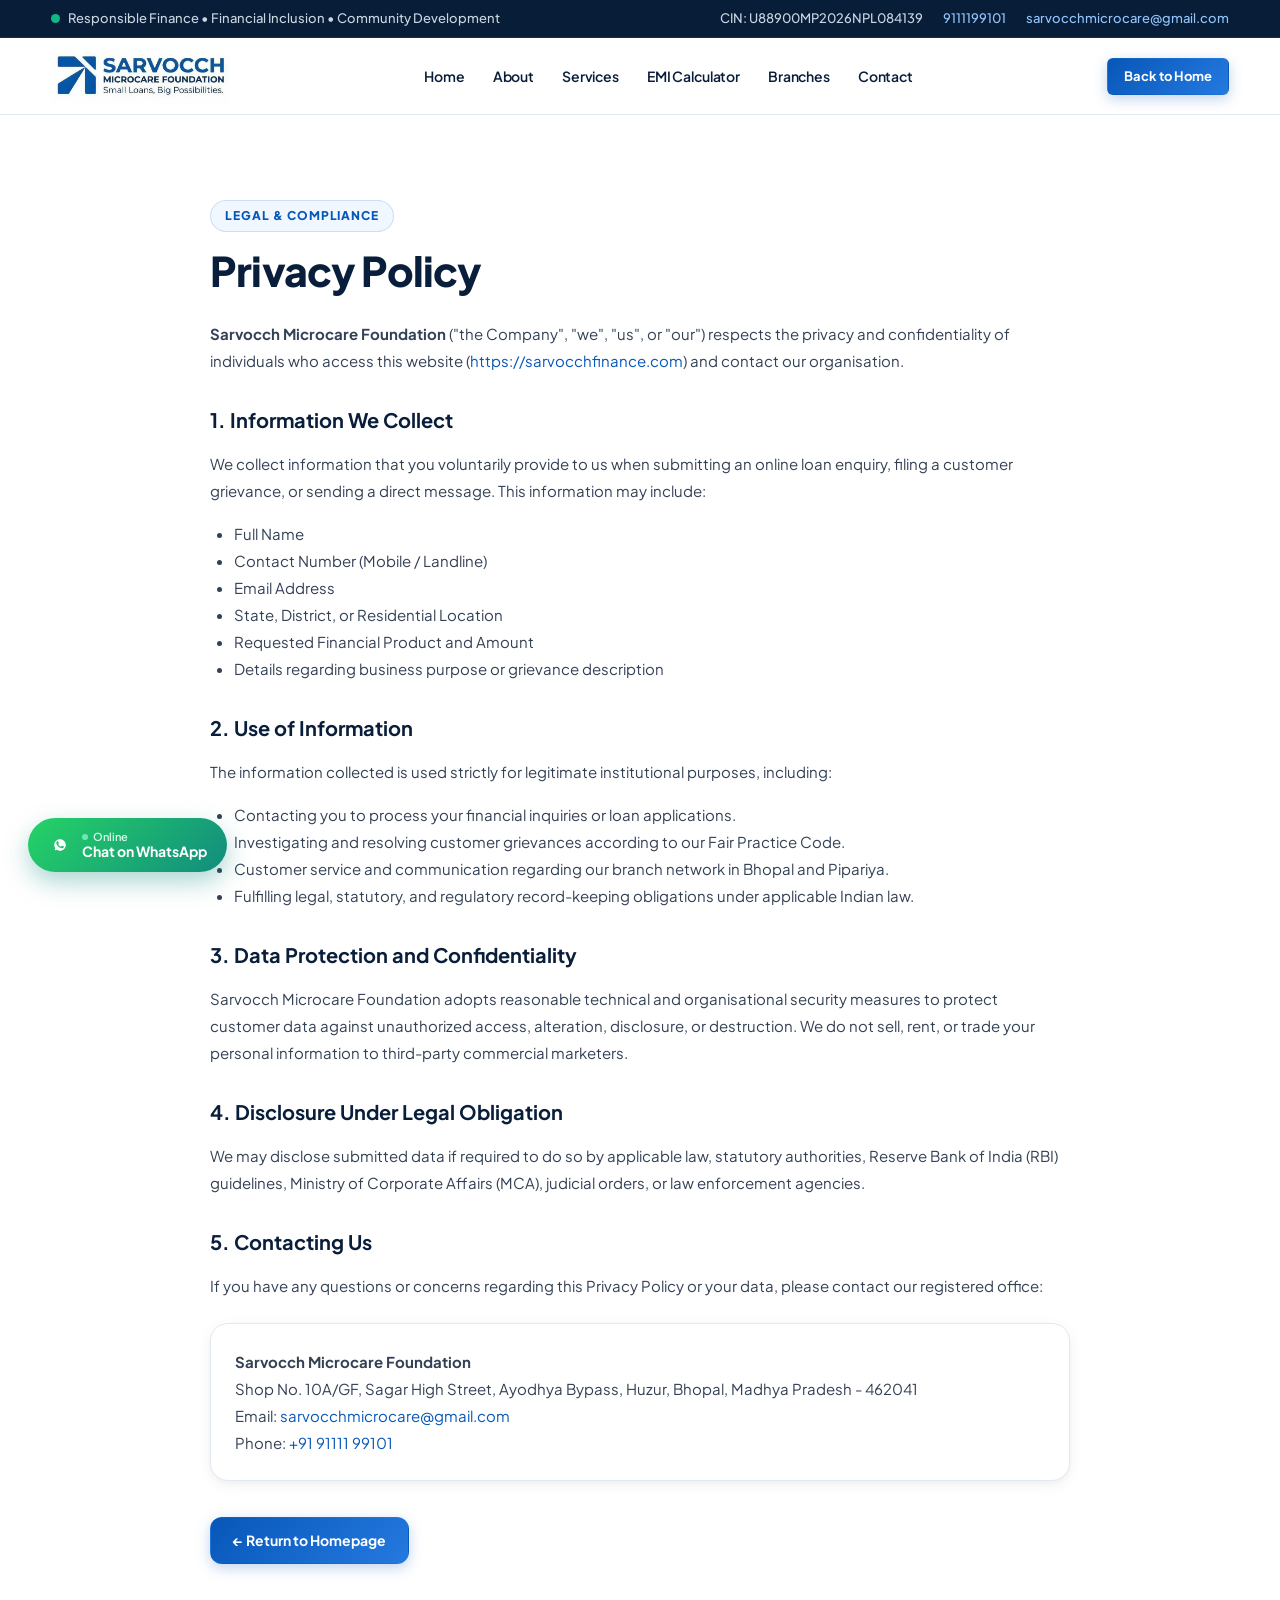
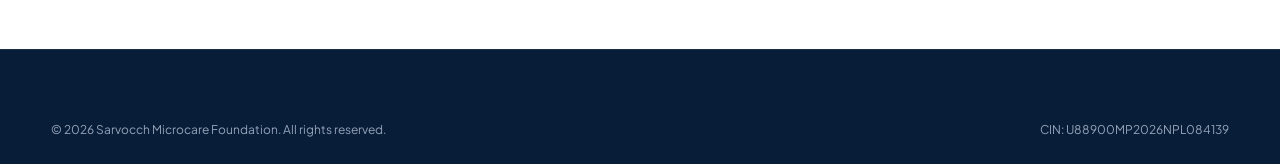
<file: privacy.html>
<!DOCTYPE html>
<html lang="en">
<head>
    <meta charset="UTF-8">
    <meta name="viewport" content="width=device-width, initial-scale=1.0">
    <title>Privacy Policy | Sarvocch Microcare Foundation</title>
    <meta name="description" content="Privacy Policy of Sarvocch Microcare Foundation regarding data protection, customer privacy, and personal information handling.">
    <meta name="robots" content="index, follow">
    <link rel="canonical" href="https://sarvocchfinance.com/privacy.html">
    <meta name="theme-color" content="#0757b8">

    <!-- Favicon -->
    <link rel="icon" type="image/svg+xml" href="assets/images/favicon.svg">

    <!-- Google Fonts -->
    <link rel="preconnect" href="https://fonts.googleapis.com">
    <link rel="preconnect" href="https://fonts.gstatic.com" crossorigin>
    <link href="https://fonts.googleapis.com/css2?family=Plus+Jakarta+Sans:wght@400;500;600;700;800&display=swap" rel="stylesheet">

    <!-- Stylesheets -->
    <link rel="stylesheet" href="assets/css/styles.css">
    <link rel="stylesheet" href="assets/css/animations.css">
</head>
<body>

    <!-- TOPBAR -->
    <aside class="topbar" aria-label="Quick Information">
        <div class="container topbar-content">
            <div class="topbar-badge">
                <span class="pulse-dot"></span>
                <span>Responsible Finance &bull; Financial Inclusion &bull; Community Development</span>
            </div>
            <div class="topbar-contacts">
                <span class="topbar-badge">CIN: U88900MP2026NPL084139</span>
                <a href="tel:9111199101" class="topbar-link">9111199101</a>
                <a href="mailto:sarvocchmicrocare@gmail.com" class="topbar-link">sarvocchmicrocare@gmail.com</a>
            </div>
        </div>
    </aside>

    <!-- HEADER NAVIGATION -->
    <header class="header">
        <div class="container nav">
            <a href="index.html#home" class="brand">
                <img src="assets/images/LOGO_1.jpg" alt="Sarvocch Microcare Foundation Logo" class="brand-logo" width="220" height="60">
            </a>

            <button class="menu-toggle" aria-label="Toggle navigation menu">
                <span class="hamburger-line"></span>
                <span class="hamburger-line"></span>
                <span class="hamburger-line"></span>
            </button>

            <nav class="nav-menu">
                <a href="index.html#home" class="nav-link">Home</a>
                <a href="index.html#about" class="nav-link">About</a>
                <a href="index.html#services" class="nav-link">Services</a>
                <a href="index.html#calculator" class="nav-link">EMI Calculator</a>
                <a href="index.html#branches" class="nav-link">Branches</a>
                <a href="index.html#contact" class="nav-link">Contact</a>
            </nav>

            <div class="nav-actions">
                <a href="index.html#application" class="btn btn-primary btn-sm">
                    <span>Back to Home</span>
                </a>
            </div>
        </div>
    </header>

    <!-- CONTENT -->
    <main class="section section-white">
        <div class="container" style="max-width: 860px;">
            <div class="eyebrow">LEGAL & COMPLIANCE</div>
            <h1 class="section-title" style="margin-bottom: 24px;">Privacy Policy</h1>

            <div style="font-size: 0.9375rem; color: var(--text-body); line-height: 1.8;">
                <p style="margin-bottom: 16px;"><strong>Sarvocch Microcare Foundation</strong> ("the Company", "we", "us", or "our") respects the privacy and confidentiality of individuals who access this website (<a href="https://sarvocchfinance.com" style="color: var(--primary);">https://sarvocchfinance.com</a>) and contact our organisation.</p>

                <h3 style="font-size: 1.25rem; font-weight: 700; color: var(--text-heading); margin: 28px 0 12px;">1. Information We Collect</h3>
                <p style="margin-bottom: 16px;">We collect information that you voluntarily provide to us when submitting an online loan enquiry, filing a customer grievance, or sending a direct message. This information may include:</p>
                <ul style="margin-left: 24px; margin-bottom: 16px;">
                    <li>Full Name</li>
                    <li>Contact Number (Mobile / Landline)</li>
                    <li>Email Address</li>
                    <li>State, District, or Residential Location</li>
                    <li>Requested Financial Product and Amount</li>
                    <li>Details regarding business purpose or grievance description</li>
                </ul>

                <h3 style="font-size: 1.25rem; font-weight: 700; color: var(--text-heading); margin: 28px 0 12px;">2. Use of Information</h3>
                <p style="margin-bottom: 16px;">The information collected is used strictly for legitimate institutional purposes, including:</p>
                <ul style="margin-left: 24px; margin-bottom: 16px;">
                    <li>Contacting you to process your financial inquiries or loan applications.</li>
                    <li>Investigating and resolving customer grievances according to our Fair Practice Code.</li>
                    <li>Customer service and communication regarding our branch network in Bhopal and Pipariya.</li>
                    <li>Fulfilling legal, statutory, and regulatory record-keeping obligations under applicable Indian law.</li>
                </ul>

                <h3 style="font-size: 1.25rem; font-weight: 700; color: var(--text-heading); margin: 28px 0 12px;">3. Data Protection and Confidentiality</h3>
                <p style="margin-bottom: 16px;">Sarvocch Microcare Foundation adopts reasonable technical and organisational security measures to protect customer data against unauthorized access, alteration, disclosure, or destruction. We do not sell, rent, or trade your personal information to third-party commercial marketers.</p>

                <h3 style="font-size: 1.25rem; font-weight: 700; color: var(--text-heading); margin: 28px 0 12px;">4. Disclosure Under Legal Obligation</h3>
                <p style="margin-bottom: 16px;">We may disclose submitted data if required to do so by applicable law, statutory authorities, Reserve Bank of India (RBI) guidelines, Ministry of Corporate Affairs (MCA), judicial orders, or law enforcement agencies.</p>

                <h3 style="font-size: 1.25rem; font-weight: 700; color: var(--text-heading); margin: 28px 0 12px;">5. Contacting Us</h3>
                <p style="margin-bottom: 24px;">If you have any questions or concerns regarding this Privacy Policy or your data, please contact our registered office:</p>

                <div class="values-card" style="padding: 24px;">
                    <strong>Sarvocch Microcare Foundation</strong><br>
                    Shop No. 10A/GF, Sagar High Street, Ayodhya Bypass, Huzur, Bhopal, Madhya Pradesh - 462041<br>
                    Email: <a href="mailto:sarvocchmicrocare@gmail.com" style="color: var(--primary);">sarvocchmicrocare@gmail.com</a><br>
                    Phone: <a href="tel:9111199101" style="color: var(--primary);">+91 91111 99101</a>
                </div>

                <div style="margin-top: 36px;">
                    <a href="index.html" class="btn btn-primary">&larr; Return to Homepage</a>
                </div>
            </div>
        </div>
    </main>

    <!-- FOOTER -->
    <footer class="footer">
        <div class="container footer-bottom" style="border: 0; padding-top: 0;">
            <div>&copy; 2026 Sarvocch Microcare Foundation. All rights reserved.</div>
            <div>CIN: U88900MP2026NPL084139</div>
        </div>
    </footer>

    <!-- FLOATING WHATSAPP CHAT WIDGET -->
    <a href="https://wa.me/919111199101?text=Hello%20Sarvocch%20Microcare%20Foundation,%20I%20have%20an%20inquiry%20regarding%20financial%20services."
       target="_blank"
       rel="noopener noreferrer"
       class="whatsapp-float"
       aria-label="Chat with Sarvocch Microcare on WhatsApp">
        <svg width="24" height="24" viewBox="0 0 24 24" fill="currentColor"><path d="M12.031 6.172c-3.181 0-5.767 2.586-5.768 5.766-.001 1.298.38 2.27 1.019 3.287l-.582 2.128 2.182-.573c.978.58 1.911.928 3.145.929 3.178 0 5.767-2.587 5.768-5.766.001-3.187-2.575-5.77-5.764-5.771zm3.392 8.244c-.144.405-.837.774-1.17.824-.312.045-.698.077-2.127-.514-1.825-.756-3.003-2.613-3.094-2.735-.091-.122-.74-1.002-.74-1.911 0-.909.477-1.356.647-1.54.17-.184.372-.23.496-.23.125 0 .25.001.36.006.115.005.27-.043.421.32.156.375.534 1.302.58 1.396.046.094.077.204.015.328-.063.124-.094.202-.187.311-.093.11-.197.246-.281.331-.094.095-.192.198-.083.385.109.187.484.798 1.038 1.292.713.636 1.314.833 1.501.927.188.094.297.079.407-.047.111-.125.474-.551.6-.74.125-.188.25-.157.422-.094.172.063 1.092.515 1.279.609.187.094.312.141.358.219.046.078.046.452-.098.857z"/></svg>
        <div class="whatsapp-float-text">
            <span class="status-label">Online</span>
            <span>Chat on WhatsApp</span>
        </div>
    </a>

    <script src="assets/js/main.js"></script>
</body>
</html>
</file>
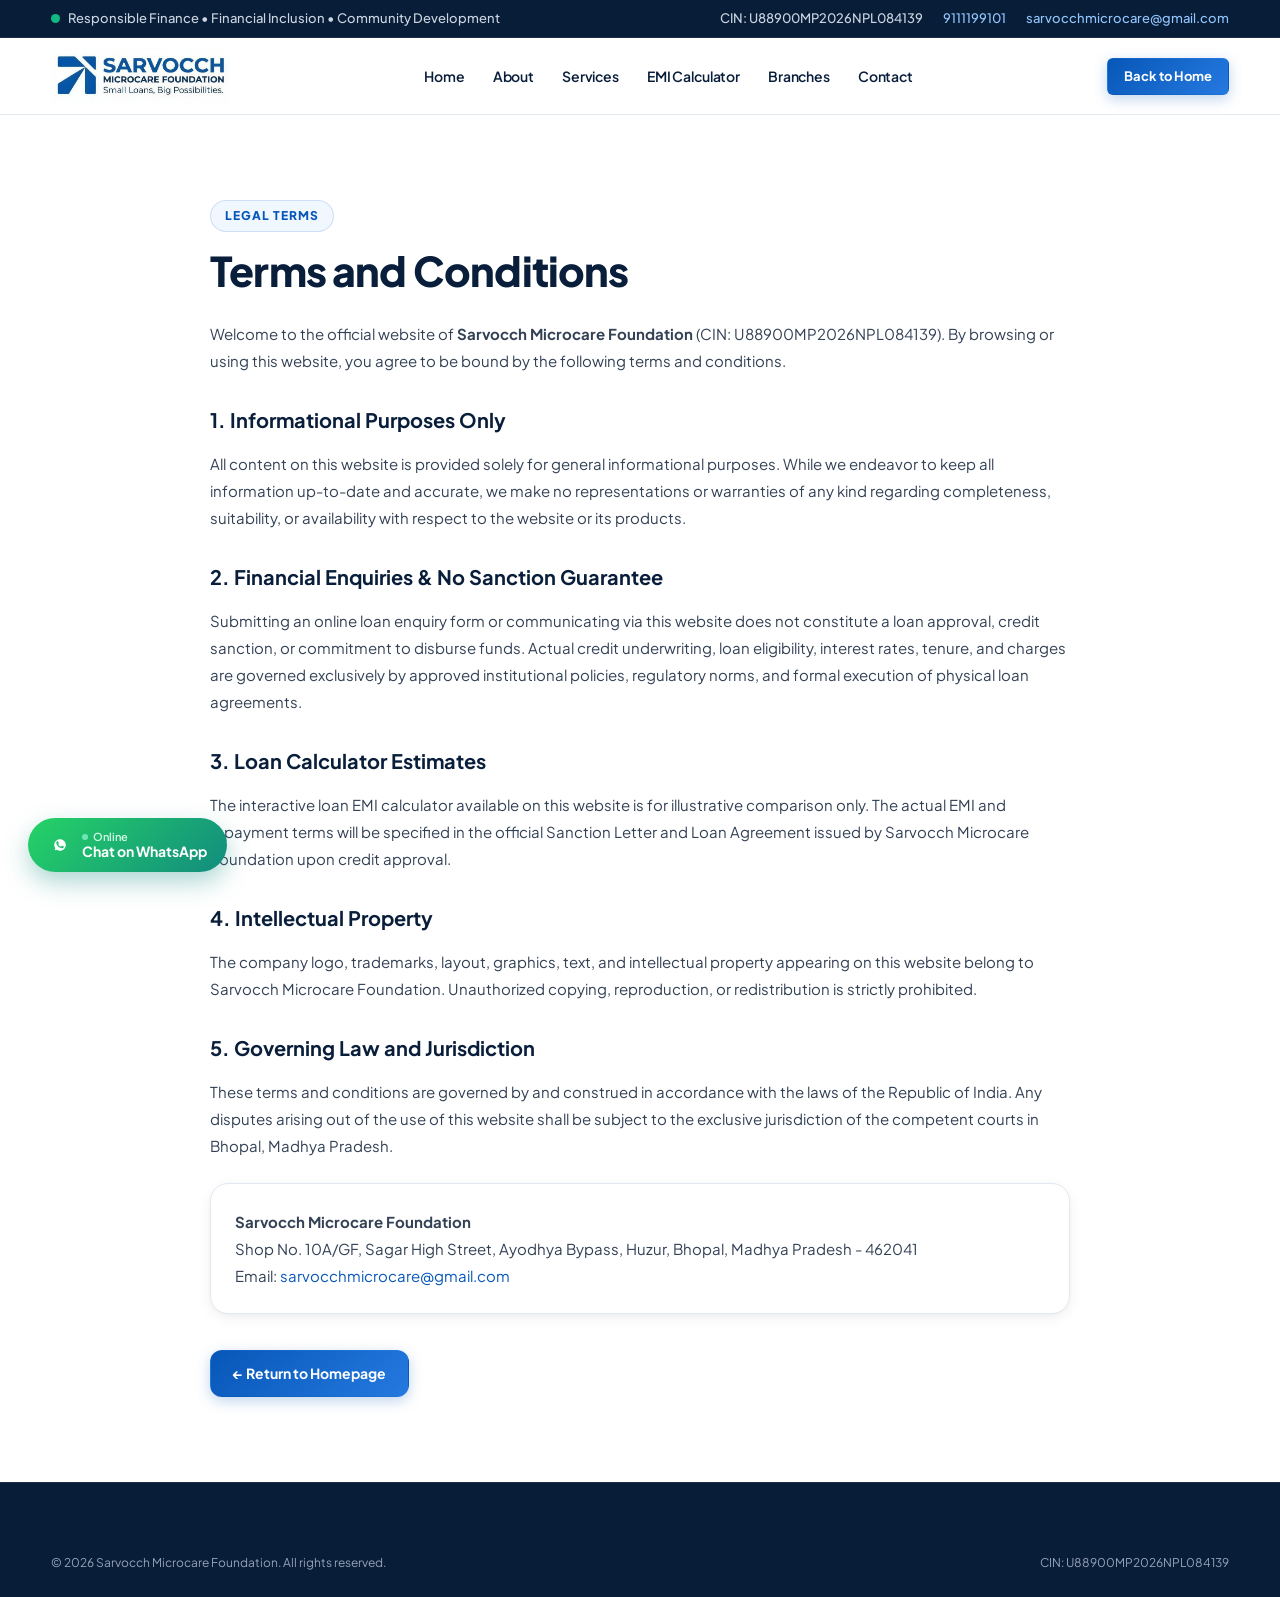
<file: terms.html>
<!DOCTYPE html>
<html lang="en">
<head>
    <meta charset="UTF-8">
    <meta name="viewport" content="width=device-width, initial-scale=1.0">
    <title>Terms & Conditions | Sarvocch Microcare Foundation</title>
    <meta name="description" content="Terms and Conditions governing the use of the official website of Sarvocch Microcare Foundation.">
    <meta name="robots" content="index, follow">
    <link rel="canonical" href="https://sarvocchfinance.com/terms.html">
    <meta name="theme-color" content="#0757b8">

    <!-- Favicon -->
    <link rel="icon" type="image/svg+xml" href="assets/images/favicon.svg">

    <!-- Google Fonts -->
    <link rel="preconnect" href="https://fonts.googleapis.com">
    <link rel="preconnect" href="https://fonts.gstatic.com" crossorigin>
    <link href="https://fonts.googleapis.com/css2?family=Plus+Jakarta+Sans:wght@400;500;600;700;800&display=swap" rel="stylesheet">

    <!-- Stylesheets -->
    <link rel="stylesheet" href="assets/css/styles.css">
    <link rel="stylesheet" href="assets/css/animations.css">
</head>
<body>

    <!-- TOPBAR -->
    <aside class="topbar" aria-label="Quick Information">
        <div class="container topbar-content">
            <div class="topbar-badge">
                <span class="pulse-dot"></span>
                <span>Responsible Finance &bull; Financial Inclusion &bull; Community Development</span>
            </div>
            <div class="topbar-contacts">
                <span class="topbar-badge">CIN: U88900MP2026NPL084139</span>
                <a href="tel:9111199101" class="topbar-link">9111199101</a>
                <a href="mailto:sarvocchmicrocare@gmail.com" class="topbar-link">sarvocchmicrocare@gmail.com</a>
            </div>
        </div>
    </aside>

    <!-- HEADER NAVIGATION -->
    <header class="header">
        <div class="container nav">
            <a href="index.html#home" class="brand">
                <img src="assets/images/LOGO_1.jpg" alt="Sarvocch Microcare Foundation Logo" class="brand-logo" width="220" height="60">
            </a>

            <button class="menu-toggle" aria-label="Toggle navigation menu">
                <span class="hamburger-line"></span>
                <span class="hamburger-line"></span>
                <span class="hamburger-line"></span>
            </button>

            <nav class="nav-menu">
                <a href="index.html#home" class="nav-link">Home</a>
                <a href="index.html#about" class="nav-link">About</a>
                <a href="index.html#services" class="nav-link">Services</a>
                <a href="index.html#calculator" class="nav-link">EMI Calculator</a>
                <a href="index.html#branches" class="nav-link">Branches</a>
                <a href="index.html#contact" class="nav-link">Contact</a>
            </nav>

            <div class="nav-actions">
                <a href="index.html#application" class="btn btn-primary btn-sm">
                    <span>Back to Home</span>
                </a>
            </div>
        </div>
    </header>

    <!-- CONTENT -->
    <main class="section section-white">
        <div class="container" style="max-width: 860px;">
            <div class="eyebrow">LEGAL TERMS</div>
            <h1 class="section-title" style="margin-bottom: 24px;">Terms and Conditions</h1>

            <div style="font-size: 0.9375rem; color: var(--text-body); line-height: 1.8;">
                <p style="margin-bottom: 16px;">Welcome to the official website of <strong>Sarvocch Microcare Foundation</strong> (CIN: U88900MP2026NPL084139). By browsing or using this website, you agree to be bound by the following terms and conditions.</p>

                <h3 style="font-size: 1.25rem; font-weight: 700; color: var(--text-heading); margin: 28px 0 12px;">1. Informational Purposes Only</h3>
                <p style="margin-bottom: 16px;">All content on this website is provided solely for general informational purposes. While we endeavor to keep all information up-to-date and accurate, we make no representations or warranties of any kind regarding completeness, suitability, or availability with respect to the website or its products.</p>

                <h3 style="font-size: 1.25rem; font-weight: 700; color: var(--text-heading); margin: 28px 0 12px;">2. Financial Enquiries & No Sanction Guarantee</h3>
                <p style="margin-bottom: 16px;">Submitting an online loan enquiry form or communicating via this website does not constitute a loan approval, credit sanction, or commitment to disburse funds. Actual credit underwriting, loan eligibility, interest rates, tenure, and charges are governed exclusively by approved institutional policies, regulatory norms, and formal execution of physical loan agreements.</p>

                <h3 style="font-size: 1.25rem; font-weight: 700; color: var(--text-heading); margin: 28px 0 12px;">3. Loan Calculator Estimates</h3>
                <p style="margin-bottom: 16px;">The interactive loan EMI calculator available on this website is for illustrative comparison only. The actual EMI and repayment terms will be specified in the official Sanction Letter and Loan Agreement issued by Sarvocch Microcare Foundation upon credit approval.</p>

                <h3 style="font-size: 1.25rem; font-weight: 700; color: var(--text-heading); margin: 28px 0 12px;">4. Intellectual Property</h3>
                <p style="margin-bottom: 16px;">The company logo, trademarks, layout, graphics, text, and intellectual property appearing on this website belong to Sarvocch Microcare Foundation. Unauthorized copying, reproduction, or redistribution is strictly prohibited.</p>

                <h3 style="font-size: 1.25rem; font-weight: 700; color: var(--text-heading); margin: 28px 0 12px;">5. Governing Law and Jurisdiction</h3>
                <p style="margin-bottom: 24px;">These terms and conditions are governed by and construed in accordance with the laws of the Republic of India. Any disputes arising out of the use of this website shall be subject to the exclusive jurisdiction of the competent courts in Bhopal, Madhya Pradesh.</p>

                <div class="values-card" style="padding: 24px;">
                    <strong>Sarvocch Microcare Foundation</strong><br>
                    Shop No. 10A/GF, Sagar High Street, Ayodhya Bypass, Huzur, Bhopal, Madhya Pradesh - 462041<br>
                    Email: <a href="mailto:sarvocchmicrocare@gmail.com" style="color: var(--primary);">sarvocchmicrocare@gmail.com</a>
                </div>

                <div style="margin-top: 36px;">
                    <a href="index.html" class="btn btn-primary">&larr; Return to Homepage</a>
                </div>
            </div>
        </div>
    </main>

    <!-- FOOTER -->
    <footer class="footer">
        <div class="container footer-bottom" style="border: 0; padding-top: 0;">
            <div>&copy; 2026 Sarvocch Microcare Foundation. All rights reserved.</div>
            <div>CIN: U88900MP2026NPL084139</div>
        </div>
    </footer>

    <!-- FLOATING WHATSAPP CHAT WIDGET -->
    <a href="https://wa.me/919111199101?text=Hello%20Sarvocch%20Microcare%20Foundation,%20I%20have%20an%20inquiry%20regarding%20financial%20services."
       target="_blank"
       rel="noopener noreferrer"
       class="whatsapp-float"
       aria-label="Chat with Sarvocch Microcare on WhatsApp">
        <svg width="24" height="24" viewBox="0 0 24 24" fill="currentColor"><path d="M12.031 6.172c-3.181 0-5.767 2.586-5.768 5.766-.001 1.298.38 2.27 1.019 3.287l-.582 2.128 2.182-.573c.978.58 1.911.928 3.145.929 3.178 0 5.767-2.587 5.768-5.766.001-3.187-2.575-5.77-5.764-5.771zm3.392 8.244c-.144.405-.837.774-1.17.824-.312.045-.698.077-2.127-.514-1.825-.756-3.003-2.613-3.094-2.735-.091-.122-.74-1.002-.74-1.911 0-.909.477-1.356.647-1.54.17-.184.372-.23.496-.23.125 0 .25.001.36.006.115.005.27-.043.421.32.156.375.534 1.302.58 1.396.046.094.077.204.015.328-.063.124-.094.202-.187.311-.093.11-.197.246-.281.331-.094.095-.192.198-.083.385.109.187.484.798 1.038 1.292.713.636 1.314.833 1.501.927.188.094.297.079.407-.047.111-.125.474-.551.6-.74.125-.188.25-.157.422-.094.172.063 1.092.515 1.279.609.187.094.312.141.358.219.046.078.046.452-.098.857z"/></svg>
        <div class="whatsapp-float-text">
            <span class="status-label">Online</span>
            <span>Chat on WhatsApp</span>
        </div>
    </a>

    <script src="assets/js/main.js"></script>
</body>
</html>
</file>
<file: assets/css/styles.css>
/* ==========================================================
   SARVOCCH MICROCARE FOUNDATION - PRODUCTION STYLESHEET
   Compatible with Hostinger Shared/Premium Hosting
   Clean Vanilla CSS3, Zero Build Dependencies
   ========================================================== */

/* ----------------------------------------------------------
   1. DESIGN TOKENS & CSS VARIABLES
   ---------------------------------------------------------- */
:root {
    --primary: #0757b8;
    --primary-light: #2579df;
    --primary-dark: #053b7c;
    --primary-glow: rgba(7, 87, 184, 0.15);

    --dark: #081d38;
    --dark-surface: #0e274a;
    --dark-muted: #1e3a63;

    --accent: #00b4d8;
    --accent-emerald: #10b981;
    --accent-emerald-bg: #ecfdf5;

    --bg-page: #f8fafc;
    --bg-surface: #ffffff;
    --bg-soft: #f1f5f9;
    --bg-ice: #f0f7ff;

    --text-heading: #091e3a;
    --text-body: #334155;
    --text-muted: #64748b;
    --text-light: #94a3b8;

    --border: #e2e8f0;
    --border-hover: #cbd5e1;
    --border-focus: #0757b8;

    --shadow-sm: 0 1px 3px rgba(15, 23, 42, 0.06), 0 1px 2px rgba(15, 23, 42, 0.04);
    --shadow-md: 0 4px 16px -2px rgba(15, 23, 42, 0.08), 0 2px 6px -2px rgba(15, 23, 42, 0.04);
    --shadow-lg: 0 12px 32px -4px rgba(7, 45, 92, 0.1), 0 4px 12px -2px rgba(7, 45, 92, 0.05);
    --shadow-xl: 0 24px 50px -12px rgba(7, 45, 92, 0.18);

    --radius-sm: 6px;
    --radius-md: 12px;
    --radius-lg: 18px;
    --radius-xl: 24px;
    --radius-full: 9999px;

    --font-sans: 'Plus Jakarta Sans', system-ui, -apple-system, BlinkMacSystemFont, 'Segoe UI', Roboto, Helvetica, Arial, sans-serif;
    --transition: all 0.25s cubic-bezier(0.16, 1, 0.3, 1);
}

/* ----------------------------------------------------------
   2. GLOBAL RESET & BASE STYLES
   ---------------------------------------------------------- */
*, *::before, *::after {
    box-sizing: border-box;
    margin: 0;
    padding: 0;
}

html {
    scroll-behavior: smooth;
    font-size: 16px;
    -webkit-font-smoothing: antialiased;
    -moz-osx-font-smoothing: grayscale;
    overflow-x: clip;
}

body {
    font-family: var(--font-sans);
    color: var(--text-body);
    background-color: var(--bg-page);
    line-height: 1.65;
    overflow-x: clip;
    position: relative;
}

a {
    color: inherit;
    text-decoration: none;
    transition: var(--transition);
}

button, input, textarea, select {
    font-family: inherit;
    font-size: inherit;
}

img, svg {
    max-width: 100%;
    display: block;
}

.container {
    width: min(1200px, 92%);
    margin-inline: auto;
}

/* ----------------------------------------------------------
   3. TOP BAR
   ---------------------------------------------------------- */
.topbar {
    background: var(--dark);
    color: #e2e8f0;
    font-size: 0.8125rem;
    padding: 8px 0;
    border-bottom: 1px solid rgba(255, 255, 255, 0.08);
}

.topbar-content {
    display: flex;
    justify-content: space-between;
    align-items: center;
    gap: 16px;
    flex-wrap: wrap;
}

.topbar-badge {
    display: inline-flex;
    align-items: center;
    gap: 8px;
    font-weight: 500;
    color: #cbd5e1;
}

.topbar-contacts {
    display: flex;
    align-items: center;
    gap: 20px;
}

.topbar-link {
    display: inline-flex;
    align-items: center;
    gap: 6px;
    color: #93c5fd;
    font-weight: 500;
}

.topbar-link:hover {
    color: #ffffff;
    text-decoration: underline;
}

/* ----------------------------------------------------------
   4. NAVIGATION HEADER
   ---------------------------------------------------------- */
.header {
    position: sticky;
    top: 0;
    z-index: 1000;
    background: rgba(255, 255, 255, 0.94);
    backdrop-filter: blur(14px);
    -webkit-backdrop-filter: blur(14px);
    border-bottom: 1px solid var(--border);
    transition: var(--transition);
}

.header.scrolled {
    box-shadow: 0 4px 20px rgba(0, 0, 0, 0.06);
    background: rgba(255, 255, 255, 0.98);
}

.nav {
    display: flex;
    justify-content: space-between;
    align-items: center;
    min-height: 76px;
    gap: 20px;
}

.brand {
    display: flex;
    align-items: center;
    gap: 12px;
}

.brand-logo {
    height: 56px;
    width: auto;
    object-fit: contain;
    transition: transform 0.3s ease;
}

.brand:hover .brand-logo {
    transform: scale(1.02);
}

.nav-menu {
    display: flex;
    align-items: center;
    gap: 24px;
    list-style: none;
}

.nav-link {
    font-size: 0.875rem;
    font-weight: 600;
    color: var(--text-heading);
    padding: 6px 2px;
    position: relative;
    letter-spacing: -0.01em;
}

.nav-link::after {
    content: '';
    position: absolute;
    bottom: -2px;
    left: 0;
    width: 0;
    height: 2px;
    background: var(--primary);
    transition: width 0.25s ease;
    border-radius: 2px;
}

.nav-link:hover, .nav-link.active {
    color: var(--primary);
}

.nav-link:hover::after, .nav-link.active::after {
    width: 100%;
}

.nav-actions {
    display: flex;
    align-items: center;
    gap: 12px;
}

.menu-toggle {
    display: none;
    background: none;
    border: none;
    cursor: pointer;
    padding: 8px;
    border-radius: var(--radius-sm);
    color: var(--text-heading);
}

.hamburger-line {
    display: block;
    width: 24px;
    height: 2px;
    background-color: var(--text-heading);
    margin: 5px 0;
    transition: var(--transition);
    border-radius: 2px;
}

.menu-toggle.open .hamburger-line:nth-child(1) {
    transform: translateY(7px) rotate(45deg);
}

.menu-toggle.open .hamburger-line:nth-child(2) {
    opacity: 0;
}

.menu-toggle.open .hamburger-line:nth-child(3) {
    transform: translateY(-7px) rotate(-45deg);
}

/* ----------------------------------------------------------
   5. BUTTONS & UI CONTROLS
   ---------------------------------------------------------- */
.btn {
    display: inline-flex;
    align-items: center;
    justify-content: center;
    gap: 8px;
    padding: 10px 22px;
    border-radius: var(--radius-md);
    font-size: 0.875rem;
    font-weight: 700;
    cursor: pointer;
    border: 1px solid transparent;
    transition: var(--transition);
    white-space: nowrap;
    text-align: center;
}

.btn-primary {
    background: linear-gradient(135deg, var(--primary), var(--primary-light));
    color: #ffffff;
    box-shadow: 0 4px 14px rgba(7, 87, 184, 0.25);
}

.btn-primary:hover {
    background: linear-gradient(135deg, var(--primary-dark), var(--primary));
    box-shadow: 0 6px 20px rgba(7, 87, 184, 0.35);
    transform: translateY(-1px);
}

.btn-outline {
    background: #ffffff;
    color: var(--primary);
    border-color: #cbd5e1;
}

.btn-outline:hover {
    border-color: var(--primary);
    background: var(--bg-ice);
    transform: translateY(-1px);
}

.btn-white {
    background: #ffffff;
    color: var(--primary);
    box-shadow: var(--shadow-sm);
}

.btn-white:hover {
    background: #f8fafc;
    box-shadow: var(--shadow-md);
    transform: translateY(-1px);
}

.btn-lg {
    padding: 13px 28px;
    font-size: 0.9375rem;
    border-radius: var(--radius-md);
}

.btn-sm {
    padding: 7px 16px;
    font-size: 0.8125rem;
    border-radius: var(--radius-sm);
}

.btn-block {
    width: 100%;
}

.btn-icon-right svg {
    transition: transform 0.2s ease;
}

.btn:hover .btn-icon-right svg {
    transform: translateX(3px);
}

/* ----------------------------------------------------------
   6. HERO SECTION
   ---------------------------------------------------------- */
.hero {
    position: relative;
    padding: 85px 0 95px;
    background: radial-gradient(100% 100% at 50% 0%, #f0f7ff 0%, #ffffff 70%, #f8fafc 100%);
    overflow: hidden;
}

.hero::before {
    content: '';
    position: absolute;
    top: 0;
    left: 50%;
    transform: translateX(-50%);
    width: 100%;
    max-width: 1200px;
    height: 100%;
    background-image: radial-gradient(rgba(7, 87, 184, 0.08) 1px, transparent 1px);
    background-size: 28px 28px;
    pointer-events: none;
    opacity: 0.6;
}

.hero-grid {
    display: grid;
    grid-template-columns: 1.15fr 0.85fr;
    gap: 50px;
    align-items: center;
    position: relative;
    z-index: 1;
}

.hero-badge {
    display: inline-flex;
    align-items: center;
    gap: 8px;
    padding: 6px 14px;
    background: #ffffff;
    border: 1px solid #bfdbfe;
    border-radius: var(--radius-full);
    font-size: 0.75rem;
    font-weight: 700;
    color: var(--primary);
    text-transform: uppercase;
    letter-spacing: 0.05em;
    box-shadow: 0 2px 8px rgba(7, 87, 184, 0.08);
    margin-bottom: 22px;
}

.hero-title {
    font-size: clamp(2.3rem, 4.5vw, 3.75rem);
    font-weight: 800;
    line-height: 1.12;
    color: var(--text-heading);
    letter-spacing: -0.03em;
    margin-bottom: 20px;
}

.hero-title span {
    background: linear-gradient(135deg, var(--primary), #00a6fb);
    -webkit-background-clip: text;
    -webkit-text-fill-color: transparent;
}

.hero-desc {
    font-size: 1.125rem;
    color: var(--text-muted);
    line-height: 1.7;
    margin-bottom: 32px;
    max-width: 580px;
}

.hero-actions {
    display: flex;
    gap: 16px;
    flex-wrap: wrap;
    align-items: center;
    margin-bottom: 36px;
}

.hero-features {
    display: flex;
    gap: 24px;
    flex-wrap: wrap;
    padding-top: 24px;
    border-top: 1px solid var(--border);
}

.feature-pill {
    display: flex;
    align-items: center;
    gap: 8px;
    font-size: 0.8125rem;
    font-weight: 600;
    color: var(--text-heading);
}

.feature-pill svg {
    color: var(--accent-emerald);
}

/* Hero Right Card */
.hero-card {
    background: linear-gradient(145deg, #09264a 0%, #0757b8 60%, #0a73dc 100%);
    border-radius: var(--radius-xl);
    padding: 40px 32px;
    color: #ffffff;
    box-shadow: var(--shadow-xl);
    position: relative;
    overflow: hidden;
    border: 1px solid rgba(255, 255, 255, 0.15);
}

.hero-card::after {
    content: '';
    position: absolute;
    top: -40%;
    right: -40%;
    width: 280px;
    height: 280px;
    border-radius: 50%;
    background: radial-gradient(circle, rgba(255, 255, 255, 0.18) 0%, transparent 70%);
    pointer-events: none;
}

.hero-card-tag {
    display: inline-block;
    padding: 4px 12px;
    background: rgba(255, 255, 255, 0.15);
    backdrop-filter: blur(4px);
    border-radius: var(--radius-full);
    font-size: 0.6875rem;
    font-weight: 700;
    letter-spacing: 0.08em;
    text-transform: uppercase;
    margin-bottom: 16px;
}

.hero-card h3 {
    font-size: 1.75rem;
    font-weight: 800;
    line-height: 1.25;
    margin-bottom: 14px;
}

.hero-card p {
    color: #dbeafe;
    font-size: 0.9375rem;
    line-height: 1.6;
    margin-bottom: 24px;
}

.hero-card-stats {
    display: grid;
    grid-template-columns: 1fr 1fr;
    gap: 16px;
    background: rgba(255, 255, 255, 0.08);
    backdrop-filter: blur(10px);
    padding: 18px;
    border-radius: var(--radius-md);
    border: 1px solid rgba(255, 255, 255, 0.12);
}

.card-stat-item span {
    display: block;
    font-size: 0.6875rem;
    text-transform: uppercase;
    letter-spacing: 0.05em;
    color: #bfdbfe;
    margin-bottom: 4px;
}

.card-stat-item strong {
    font-size: 1.25rem;
    font-weight: 800;
}

/* ----------------------------------------------------------
   7. STATS STRIP
   ---------------------------------------------------------- */
.stats-strip {
    background: var(--dark);
    color: #ffffff;
    padding: 38px 0;
    position: relative;
    border-bottom: 1px solid rgba(255, 255, 255, 0.08);
}

.stats-grid {
    display: grid;
    grid-template-columns: repeat(4, 1fr);
    gap: 20px;
}

.stat-box {
    text-align: center;
    padding: 10px 16px;
    position: relative;
}

.stat-box:not(:last-child)::after {
    content: '';
    position: absolute;
    right: 0;
    top: 20%;
    height: 60%;
    width: 1px;
    background: rgba(255, 255, 255, 0.15);
}

.stat-number {
    font-size: clamp(1.8rem, 3vw, 2.5rem);
    font-weight: 800;
    letter-spacing: -0.02em;
    color: #ffffff;
    display: flex;
    align-items: center;
    justify-content: center;
    gap: 2px;
}

.stat-number .plus {
    color: var(--accent);
}

.stat-label {
    font-size: 0.8125rem;
    color: #93c5fd;
    font-weight: 600;
    margin-top: 4px;
    text-transform: uppercase;
    letter-spacing: 0.04em;
}

/* ----------------------------------------------------------
   8. SECTION ARCHITECTURE
   ---------------------------------------------------------- */
.section {
    padding: 85px 0;
    position: relative;
}

.section-soft {
    background-color: var(--bg-soft);
}

.section-white {
    background-color: #ffffff;
}

.section-head {
    max-width: 720px;
    margin: 0 auto 52px;
    text-align: center;
}

.eyebrow {
    display: inline-flex;
    align-items: center;
    gap: 6px;
    padding: 5px 14px;
    border-radius: var(--radius-full);
    background: var(--bg-ice);
    color: var(--primary);
    font-size: 0.75rem;
    font-weight: 800;
    text-transform: uppercase;
    letter-spacing: 0.08em;
    margin-bottom: 14px;
    border: 1px solid rgba(7, 87, 184, 0.15);
}

.section-title {
    font-size: clamp(1.85rem, 3.2vw, 2.6rem);
    font-weight: 800;
    color: var(--text-heading);
    letter-spacing: -0.02em;
    line-height: 1.22;
    margin-bottom: 14px;
}

.section-subtitle {
    font-size: 1rem;
    color: var(--text-muted);
    line-height: 1.65;
}

/* ----------------------------------------------------------
   9. ABOUT SECTION
   ---------------------------------------------------------- */
.about-grid {
    display: grid;
    grid-template-columns: 1.05fr 0.95fr;
    gap: 48px;
    align-items: center;
}

.about-content h3 {
    font-size: 1.85rem;
    font-weight: 800;
    color: var(--text-heading);
    margin-bottom: 18px;
    line-height: 1.25;
}

.about-content p {
    color: var(--text-muted);
    font-size: 0.9375rem;
    margin-bottom: 16px;
    line-height: 1.7;
}

.values-card {
    background: #ffffff;
    border-radius: var(--radius-lg);
    padding: 36px 30px;
    border: 1px solid var(--border);
    box-shadow: var(--shadow-md);
}

.values-card h4 {
    font-size: 1.25rem;
    font-weight: 700;
    color: var(--text-heading);
    margin-bottom: 20px;
    padding-bottom: 12px;
    border-bottom: 2px solid var(--bg-ice);
}

.values-list {
    display: grid;
    grid-template-columns: 1fr 1fr;
    gap: 16px;
    list-style: none;
}

.value-item {
    display: flex;
    align-items: flex-start;
    gap: 10px;
    font-size: 0.875rem;
    font-weight: 600;
    color: var(--text-heading);
}

.value-item svg {
    color: var(--accent-emerald);
    flex-shrink: 0;
    margin-top: 3px;
}

/* ----------------------------------------------------------
   10. SERVICES SECTION
   ---------------------------------------------------------- */
.services-grid {
    display: grid;
    grid-template-columns: repeat(3, 1fr);
    gap: 26px;
}

.service-card {
    background: #ffffff;
    border: 1px solid var(--border);
    border-radius: var(--radius-lg);
    padding: 32px 26px;
    box-shadow: var(--shadow-sm);
    display: flex;
    flex-direction: column;
    justify-content: space-between;
    transition: var(--transition);
    position: relative;
}

.service-icon-wrap {
    width: 54px;
    height: 54px;
    border-radius: var(--radius-md);
    background: linear-gradient(135deg, var(--bg-ice), #dbeafe);
    color: var(--primary);
    display: flex;
    align-items: center;
    justify-content: center;
    margin-bottom: 20px;
    transition: transform 0.3s ease, background 0.3s ease;
}

.service-card:hover .service-icon-wrap {
    transform: scale(1.08) rotate(3deg);
    background: linear-gradient(135deg, var(--primary), var(--primary-light));
    color: #ffffff;
}

.service-card h3 {
    font-size: 1.25rem;
    font-weight: 700;
    color: var(--text-heading);
    margin-bottom: 10px;
    line-height: 1.35;
}

.service-card p {
    font-size: 0.875rem;
    color: var(--text-muted);
    line-height: 1.6;
    margin-bottom: 20px;
    flex-grow: 1;
}

.service-link {
    display: inline-flex;
    align-items: center;
    gap: 6px;
    color: var(--primary);
    font-size: 0.8125rem;
    font-weight: 700;
}

.service-link svg {
    transition: transform 0.2s ease;
}

.service-card:hover .service-link svg {
    transform: translateX(4px);
}

/* ----------------------------------------------------------
   11. LOAN CALCULATOR SECTION
   ---------------------------------------------------------- */
.calc-wrapper {
    display: grid;
    grid-template-columns: 1fr 1.05fr;
    gap: 40px;
    align-items: center;
}

.calc-intro h3 {
    font-size: 2rem;
    font-weight: 800;
    color: var(--text-heading);
    margin-bottom: 16px;
    line-height: 1.25;
}

.calc-intro p {
    color: var(--text-muted);
    font-size: 0.9375rem;
    margin-bottom: 22px;
}

.calc-container {
    background: #ffffff;
    border: 1px solid var(--border);
    border-radius: var(--radius-xl);
    padding: 36px 32px;
    box-shadow: var(--shadow-lg);
}

.calc-slider-group {
    margin-bottom: 24px;
}

.calc-label-row {
    display: flex;
    justify-content: space-between;
    align-items: center;
    margin-bottom: 8px;
}

.calc-label {
    font-size: 0.875rem;
    font-weight: 700;
    color: var(--text-heading);
}

.calc-value-badge {
    font-size: 1.05rem;
    font-weight: 800;
    color: var(--primary);
    background: var(--bg-ice);
    padding: 3px 12px;
    border-radius: var(--radius-sm);
    border: 1px solid #bfdbfe;
}

.range-slider {
    -webkit-appearance: none;
    appearance: none;
    width: 100%;
    height: 8px;
    border-radius: 4px;
    background: #e2e8f0;
    outline: none;
    cursor: pointer;
    transition: background 0.2s;
}

.range-slider::-webkit-slider-thumb {
    -webkit-appearance: none;
    appearance: none;
    width: 22px;
    height: 22px;
    border-radius: 50%;
    background: var(--primary);
    border: 3px solid #ffffff;
    box-shadow: 0 2px 6px rgba(7, 87, 184, 0.4);
    cursor: pointer;
    transition: transform 0.15s ease, background-color 0.15s ease;
}

.range-slider::-moz-range-thumb {
    width: 22px;
    height: 22px;
    border-radius: 50%;
    background: var(--primary);
    border: 3px solid #ffffff;
    box-shadow: 0 2px 6px rgba(7, 87, 184, 0.4);
    cursor: pointer;
}

.range-slider:active::-webkit-slider-thumb {
    transform: scale(1.15);
}

/* Preset Chips */
.calc-chips {
    display: flex;
    gap: 8px;
    margin-top: 8px;
    flex-wrap: wrap;
}

.chip-btn {
    font-size: 0.6875rem;
    font-weight: 600;
    padding: 4px 10px;
    border-radius: var(--radius-sm);
    background: var(--bg-soft);
    border: 1px solid var(--border);
    color: var(--text-muted);
    cursor: pointer;
    transition: var(--transition);
}

.chip-btn:hover, .chip-btn.active {
    background: var(--primary);
    color: #ffffff;
    border-color: var(--primary);
}

/* Calculator Result Card */
.calc-result-card {
    background: linear-gradient(145deg, var(--dark) 0%, var(--dark-surface) 100%);
    border-radius: var(--radius-lg);
    padding: 24px;
    color: #ffffff;
    margin-top: 26px;
    border: 1px solid rgba(255, 255, 255, 0.08);
}

.calc-emi-highlight {
    text-align: center;
    padding-bottom: 18px;
    border-bottom: 1px solid rgba(255, 255, 255, 0.12);
    margin-bottom: 18px;
}

.calc-emi-label {
    font-size: 0.75rem;
    text-transform: uppercase;
    letter-spacing: 0.06em;
    color: #93c5fd;
    font-weight: 600;
}

.calc-emi-amount {
    font-size: 2.25rem;
    font-weight: 800;
    color: #ffffff;
    letter-spacing: -0.02em;
    margin-top: 4px;
}

.calc-breakdown-row {
    display: flex;
    justify-content: space-between;
    font-size: 0.8125rem;
    margin-bottom: 10px;
    color: #cbd5e1;
}

.calc-breakdown-row strong {
    color: #ffffff;
    font-weight: 700;
}

/* Distribution Bar */
.calc-dist-bar {
    width: 100%;
    height: 8px;
    background: rgba(255, 255, 255, 0.15);
    border-radius: 4px;
    overflow: hidden;
    display: flex;
    margin: 14px 0 16px;
}

.dist-principal {
    background: #00b4d8;
    height: 100%;
    transition: width 0.3s ease;
}

.dist-interest {
    background: #f59e0b;
    height: 100%;
    transition: width 0.3s ease;
}

.calc-dist-legend {
    display: flex;
    justify-content: space-between;
    font-size: 0.6875rem;
    color: #94a3b8;
    margin-bottom: 18px;
}

.legend-dot {
    display: inline-block;
    width: 8px;
    height: 8px;
    border-radius: 50%;
    margin-right: 4px;
}

.legend-principal .legend-dot { background: #00b4d8; }
.legend-interest .legend-dot { background: #f59e0b; }

/* ----------------------------------------------------------
   12. LEADERSHIP SECTION
   ---------------------------------------------------------- */
.leadership-carousel-wrapper {
    position: relative;
    width: 100%;
}

.carousel-header {
    display: flex;
    justify-content: space-between;
    align-items: center;
    margin-bottom: 24px;
    padding: 0 4px;
    flex-wrap: wrap;
    gap: 12px;
}

.carousel-counter {
    font-size: 0.9375rem;
    font-weight: 700;
    color: var(--text-muted);
    letter-spacing: 0.05em;
    display: flex;
    align-items: baseline;
    gap: 4px;
}

.carousel-counter .current-slide {
    font-size: 1.25rem;
    font-weight: 800;
    color: var(--primary);
}

.carousel-controls {
    display: flex;
    gap: 10px;
}

.carousel-btn {
    width: 44px;
    height: 44px;
    border-radius: var(--radius-full);
    border: 1px solid var(--border);
    background: #ffffff;
    color: var(--text-heading);
    display: inline-flex;
    align-items: center;
    justify-content: center;
    cursor: pointer;
    box-shadow: var(--shadow-sm);
    transition: all 0.25s cubic-bezier(0.16, 1, 0.3, 1);
    -webkit-tap-highlight-color: transparent;
}

.carousel-btn:hover:not(:disabled) {
    background: var(--primary);
    color: #ffffff;
    border-color: var(--primary);
    transform: translateY(-2px);
    box-shadow: 0 6px 18px rgba(0, 119, 182, 0.25);
}

.carousel-btn:active:not(:disabled) {
    transform: scale(0.95);
}

.carousel-btn:disabled {
    opacity: 0.3;
    cursor: not-allowed;
    transform: none;
    box-shadow: none;
}

.leadership-carousel {
    overflow-x: auto;
    overflow-y: hidden;
    scroll-behavior: smooth;
    scroll-snap-type: x mandatory;
    scrollbar-width: none;
    -ms-overflow-style: none;
    padding: 10px 4px 22px;
    margin: -10px -4px -22px;
    cursor: grab;
    user-select: none;
    -webkit-user-select: none;
}

.leadership-carousel.is-dragging {
    cursor: grabbing;
    scroll-behavior: auto;
    scroll-snap-type: none;
}

.leadership-carousel::-webkit-scrollbar {
    display: none;
}

.leadership-track {
    display: flex;
    gap: 32px;
    align-items: stretch;
}

/* 2 cards side by side on desktop & tablet (> 768px) in perfect sync with the 2-column layout of the page */
@media (min-width: 769px) {
    .carousel-slide {
        flex: 0 0 calc((100% - 32px) / 2);
        min-width: calc((100% - 32px) / 2);
        max-width: calc((100% - 32px) / 2);
    }
}

/* 1 card on mobile (<= 768px) */
@media (max-width: 768px) {
    .leadership-track {
        gap: 16px;
    }
    .carousel-slide {
        flex: 0 0 100%;
        min-width: 100%;
        max-width: 100%;
    }
}

.carousel-slide {
    scroll-snap-align: start;
    scroll-snap-stop: always;
    display: flex;
    flex-direction: column;
}

.leader-card {
    background: #ffffff;
    border: 1px solid var(--border);
    border-radius: var(--radius-xl);
    overflow: hidden;
    box-shadow: var(--shadow-md);
    transition: var(--transition);
    height: 100%;
    display: flex;
    flex-direction: column;
}

.leader-card:hover {
    box-shadow: var(--shadow-lg);
    transform: translateY(-4px);
    border-color: rgba(0, 119, 182, 0.3);
}

.leader-photo-wrapper {
    width: 100%;
    height: 380px;
    background: linear-gradient(135deg, var(--bg-ice) 0%, #dbeafe 100%);
    overflow: hidden;
    position: relative;
    flex-shrink: 0;
}

@media (max-width: 768px) {
    .leader-photo-wrapper {
        height: 320px;
    }
}

.leader-photo-img {
    width: 100%;
    height: 100%;
    object-fit: cover;
    object-position: center 20%;
    transition: transform 0.5s ease;
    pointer-events: none;
}

.leader-card:hover .leader-photo-img {
    transform: scale(1.05);
}

.leader-initials-fallback {
    width: 100%;
    height: 100%;
    display: flex;
    align-items: center;
    justify-content: center;
    font-size: 3.5rem;
    font-weight: 800;
    color: var(--primary);
    background: linear-gradient(135deg, var(--primary-glow), var(--bg-ice));
}

.leader-details {
    padding: 24px 22px;
    display: flex;
    flex-direction: column;
    flex-grow: 1;
}

@media (max-width: 640px) {
    .leader-details {
        padding: 20px 18px;
    }
}

.leader-designation-badge {
    align-self: flex-start;
    display: inline-block;
    padding: 4px 12px;
    background: var(--bg-ice);
    color: var(--primary);
    font-size: 0.75rem;
    font-weight: 800;
    text-transform: uppercase;
    letter-spacing: 0.05em;
    border-radius: var(--radius-full);
    margin-bottom: 10px;
}

.leader-name {
    font-size: clamp(1.2rem, 1.8vw, 1.4rem);
    font-weight: 800;
    color: var(--text-heading);
    margin-bottom: 10px;
    line-height: 1.3;
}

.leader-bio {
    font-size: 0.875rem;
    color: var(--text-muted);
    line-height: 1.6;
    margin-bottom: 18px;
    flex-grow: 1;
}

.leader-email-link {
    display: inline-flex;
    align-items: center;
    gap: 6px;
    font-size: 0.8125rem;
    color: var(--primary);
    font-weight: 600;
    word-break: break-all;
    margin-top: auto;
}

.leader-email-link:hover {
    text-decoration: underline;
}

.carousel-dots-wrapper {
    display: flex;
    justify-content: center;
    margin-top: 24px;
}

.carousel-dots {
    display: inline-flex;
    gap: 8px;
    padding: 6px 14px;
    background: rgba(241, 245, 249, 0.95);
    border: 1px solid var(--border);
    border-radius: var(--radius-full);
}

.carousel-dot {
    width: 10px;
    height: 10px;
    border-radius: var(--radius-full);
    border: none;
    background: #cbd5e1;
    cursor: pointer;
    transition: all 0.3s cubic-bezier(0.16, 1, 0.3, 1);
    padding: 0;
}

.carousel-dot.active {
    width: 28px;
    background: var(--primary);
    border-radius: var(--radius-full);
}

/* Management Hierarchy Tree - Adaptive Uniform Sizing */
.hierarchy-container {
    max-width: 580px;
    margin: 54px auto 0;
    text-align: center;
    width: 100%;
    padding: 0 16px;
    box-sizing: border-box;
}

.hierarchy-list {
    display: flex;
    flex-direction: column;
    align-items: center;
    width: 100%;
}

.hierarchy-item {
    width: 100%;
    background: #ffffff;
    border: 1px solid var(--border);
    border-left: 5px solid var(--primary);
    border-radius: var(--radius-md);
    padding: 16px 24px;
    font-weight: 700;
    font-size: 1rem;
    color: var(--text-heading);
    box-shadow: var(--shadow-sm);
    transition: var(--transition);
    display: flex;
    align-items: center;
    justify-content: space-between;
    box-sizing: border-box;
}

.hierarchy-item:hover {
    transform: translateY(-2px);
    box-shadow: var(--shadow-md);
    border-left-color: var(--secondary);
}

.hierarchy-role {
    font-weight: 700;
    color: var(--text-heading);
    text-align: left;
}

.hierarchy-level,
.hierarchy-badge {
    display: inline-flex;
    align-items: center;
    padding: 4px 12px;
    background: var(--bg-ice);
    color: var(--primary);
    font-size: 0.75rem;
    font-weight: 800;
    border-radius: var(--radius-full);
    letter-spacing: 0.05em;
    text-transform: uppercase;
    flex-shrink: 0;
}

@media (max-width: 640px) {
    .hierarchy-item {
        padding: 14px 16px;
        font-size: 0.9375rem;
        flex-direction: column;
        align-items: flex-start;
        gap: 8px;
    }
    .hierarchy-role {
        width: 100%;
    }
}

.hierarchy-connector {
    display: flex;
    align-items: center;
    justify-content: center;
    height: 22px;
    color: var(--primary);
    opacity: 0.6;
}

/* ----------------------------------------------------------
   13. BRANCH DIRECTORY SECTION
   ---------------------------------------------------------- */
.branches-grid {
    display: grid;
    grid-template-columns: repeat(2, 1fr);
    gap: 32px;
}

.branch-card {
    background: #ffffff;
    border: 1px solid var(--border);
    border-radius: var(--radius-xl);
    padding: 30px;
    box-shadow: var(--shadow-md);
    display: flex;
    flex-direction: column;
    justify-content: space-between;
}

.branch-header {
    display: flex;
    justify-content: space-between;
    align-items: flex-start;
    gap: 12px;
    margin-bottom: 16px;
}

.branch-name {
    font-size: 1.35rem;
    font-weight: 800;
    color: var(--text-heading);
}

.branch-badge {
    display: inline-flex;
    align-items: center;
    gap: 6px;
    padding: 4px 12px;
    border-radius: var(--radius-full);
    font-size: 0.75rem;
    font-weight: 700;
    background: var(--accent-emerald-bg);
    color: #065f46;
    border: 1px solid #a7f3d0;
    white-space: nowrap;
}

.branch-address {
    font-size: 0.875rem;
    color: var(--text-muted);
    line-height: 1.6;
    margin-bottom: 18px;
}

.branch-meta {
    display: grid;
    gap: 8px;
    font-size: 0.8125rem;
    color: var(--text-body);
    margin-bottom: 20px;
}

.branch-meta-item {
    display: flex;
    align-items: center;
    gap: 8px;
}

.branch-meta-item svg {
    color: var(--primary);
    flex-shrink: 0;
}

.branch-map-frame {
    width: 100%;
    height: 240px;
    border: 0;
    border-radius: var(--radius-md);
    margin-bottom: 20px;
    background: #e2e8f0;
}

/* ----------------------------------------------------------
   14. CORPORATE INFORMATION
   ---------------------------------------------------------- */
.corporate-grid {
    display: grid;
    grid-template-columns: 1fr 1fr;
    gap: 28px;
}

.corp-card {
    background: #ffffff;
    border: 1px solid var(--border);
    border-radius: var(--radius-lg);
    padding: 32px;
    box-shadow: var(--shadow-sm);
}

.corp-card h3 {
    font-size: 1.25rem;
    font-weight: 800;
    color: var(--text-heading);
    margin-bottom: 20px;
    padding-bottom: 12px;
    border-bottom: 2px solid var(--bg-ice);
}

.corp-table {
    display: grid;
    gap: 12px;
    font-size: 0.875rem;
}

.corp-row {
    display: flex;
    justify-content: space-between;
    gap: 16px;
    padding-bottom: 8px;
    border-bottom: 1px solid #f1f5f9;
}

.corp-label {
    font-weight: 600;
    color: var(--text-muted);
}

.corp-value {
    font-weight: 700;
    color: var(--text-heading);
    text-align: right;
    word-break: break-word;
}

/* ----------------------------------------------------------
   15. FORMS ARCHITECTURE (ENQUIRY / GRIEVANCE / CONTACT)
   ---------------------------------------------------------- */
.form-card {
    background: #ffffff;
    border: 1px solid var(--border);
    border-radius: var(--radius-xl);
    padding: 36px 32px;
    box-shadow: var(--shadow-lg);
}

.form-header {
    margin-bottom: 24px;
}

.form-title {
    font-size: 1.45rem;
    font-weight: 800;
    color: var(--text-heading);
    margin-bottom: 6px;
}

.form-subtitle {
    font-size: 0.8125rem;
    color: var(--text-muted);
}

.form-row {
    display: grid;
    grid-template-columns: 1fr 1fr;
    gap: 18px;
}

.form-group {
    margin-bottom: 18px;
    position: relative;
}

.form-label {
    display: block;
    font-size: 0.8125rem;
    font-weight: 700;
    color: var(--text-heading);
    margin-bottom: 6px;
}

.form-label .required {
    color: #ef4444;
}

.form-control {
    width: 100%;
    padding: 12px 14px;
    border: 1px solid var(--border);
    border-radius: var(--radius-md);
    background: #ffffff;
    color: var(--text-heading);
    font-size: 0.875rem;
    outline: none;
    transition: var(--transition);
}

.form-control:focus {
    border-color: var(--primary);
    box-shadow: 0 0 0 3px var(--primary-glow);
}

textarea.form-control {
    min-height: 110px;
    resize: vertical;
}

.form-consent {
    display: flex;
    align-items: flex-start;
    gap: 10px;
    font-size: 0.78125rem;
    color: var(--text-muted);
    margin-bottom: 20px;
    cursor: pointer;
}

.form-consent input[type="checkbox"] {
    margin-top: 3px;
    accent-color: var(--primary);
    cursor: pointer;
}

/* Form Helper & Validation Hint */
.form-hint {
    font-size: 0.6875rem;
    color: var(--text-light);
    margin-top: 4px;
}

/* Contact Dark Card */
.contact-dark-card {
    background: linear-gradient(145deg, var(--dark) 0%, var(--dark-surface) 100%);
    color: #ffffff;
    border-radius: var(--radius-xl);
    padding: 40px 32px;
    box-shadow: var(--shadow-xl);
    display: flex;
    flex-direction: column;
    justify-content: space-between;
}

.contact-dark-card h3 {
    font-size: 1.85rem;
    font-weight: 800;
    margin-bottom: 16px;
}

.contact-dark-card p {
    color: #cbd5e1;
    font-size: 0.9375rem;
    line-height: 1.65;
    margin-bottom: 24px;
}

.contact-channel-list {
    display: grid;
    gap: 20px;
    margin-bottom: 30px;
}

.contact-channel-item {
    display: flex;
    align-items: flex-start;
    gap: 14px;
}

.channel-icon {
    width: 42px;
    height: 42px;
    border-radius: var(--radius-sm);
    background: rgba(255, 255, 255, 0.1);
    display: flex;
    align-items: center;
    justify-content: center;
    color: #93c5fd;
    flex-shrink: 0;
}

.channel-info strong {
    display: block;
    font-size: 0.75rem;
    text-transform: uppercase;
    letter-spacing: 0.05em;
    color: #93c5fd;
    margin-bottom: 2px;
}

.channel-info a, .channel-info span {
    font-size: 0.9375rem;
    color: #ffffff;
    font-weight: 600;
}

/* ----------------------------------------------------------
   16. ACCORDION FAQ
   ---------------------------------------------------------- */
.faq-accordion {
    max-width: 820px;
    margin: 0 auto;
    display: grid;
    gap: 14px;
}

.faq-item {
    background: #ffffff;
    border: 1px solid var(--border);
    border-radius: var(--radius-md);
    overflow: hidden;
    transition: var(--transition);
}

.faq-item.active {
    border-color: #bfdbfe;
    box-shadow: var(--shadow-sm);
}

.faq-trigger {
    width: 100%;
    padding: 18px 22px;
    background: none;
    border: none;
    text-align: left;
    display: flex;
    justify-content: space-between;
    align-items: center;
    cursor: pointer;
    font-size: 1rem;
    font-weight: 700;
    color: var(--text-heading);
    gap: 14px;
}

.faq-chevron {
    width: 20px;
    height: 20px;
    color: var(--primary);
    transition: transform 0.3s ease;
    flex-shrink: 0;
}

.faq-item.active .faq-chevron {
    transform: rotate(180deg);
}

.faq-panel {
    display: grid;
    grid-template-rows: 0fr;
    transition: grid-template-rows 0.3s ease;
    color: var(--text-muted);
    font-size: 0.875rem;
    line-height: 1.65;
}

.faq-item.active .faq-panel {
    grid-template-rows: 1fr;
}

.faq-panel-inner {
    overflow: hidden;
    padding: 0 22px 18px;
}

/* ----------------------------------------------------------
   17. NOTICES & CALLOUTS
   ---------------------------------------------------------- */
.notice-box {
    background: var(--bg-ice);
    border-left: 4px solid var(--primary);
    padding: 16px 20px;
    border-radius: var(--radius-sm);
    font-size: 0.8125rem;
    color: #1e3a8a;
    line-height: 1.6;
    margin-top: 24px;
    display: flex;
    align-items: flex-start;
    gap: 12px;
}

.notice-box svg {
    flex-shrink: 0;
    color: var(--primary);
    margin-top: 2px;
}

/* ----------------------------------------------------------
   18. FOOTER
   ---------------------------------------------------------- */
.footer {
    background: var(--dark);
    color: #ffffff;
    padding: 70px 0 24px;
    position: relative;
    border-top: 1px solid rgba(255, 255, 255, 0.08);
}

.footer-grid {
    display: grid;
    grid-template-columns: 2fr 1fr 1fr 1.2fr;
    gap: 40px;
    margin-bottom: 50px;
}

.footer-brand h3 {
    font-size: 1.25rem;
    font-weight: 800;
    margin-bottom: 14px;
    color: #ffffff;
}

.footer-brand p {
    color: #94a3b8;
    font-size: 0.875rem;
    line-height: 1.65;
    margin-bottom: 16px;
    max-width: 360px;
}

.footer-heading {
    font-size: 0.9375rem;
    font-weight: 700;
    color: #ffffff;
    margin-bottom: 18px;
    letter-spacing: -0.01em;
}

.footer-links {
    list-style: none;
    display: grid;
    gap: 10px;
}

.footer-link {
    color: #94a3b8;
    font-size: 0.8125rem;
    display: inline-flex;
    align-items: center;
    gap: 6px;
}

.footer-link:hover {
    color: #ffffff;
    transform: translateX(3px);
}

.footer-bottom {
    padding-top: 24px;
    border-top: 1px solid rgba(255, 255, 255, 0.1);
    display: flex;
    justify-content: space-between;
    align-items: center;
    flex-wrap: wrap;
    gap: 16px;
    font-size: 0.75rem;
    color: #94a3b8;
}

.footer-bottom a {
    color: #93c5fd;
}

.footer-bottom a:hover {
    text-decoration: underline;
}

/* ----------------------------------------------------------
   19. FLOATING CONTROLS & TOAST NOTIFICATION
   ---------------------------------------------------------- */
/* Back to Top with Scroll Progress */
.back-to-top {
    position: fixed;
    bottom: 28px;
    right: 28px;
    width: 48px;
    height: 48px;
    border-radius: 50%;
    background: #ffffff;
    border: none;
    box-shadow: var(--shadow-lg);
    cursor: pointer;
    z-index: 990;
    display: flex;
    align-items: center;
    justify-content: center;
    color: var(--primary);
    opacity: 0;
    visibility: hidden;
    transform: translateY(14px);
    transition: var(--transition);
}

.back-to-top.visible {
    opacity: 1;
    visibility: visible;
    transform: translateY(0);
}

.back-to-top:hover {
    background: var(--primary);
    color: #ffffff;
    transform: translateY(-3px);
}

.progress-ring {
    position: absolute;
    top: 0;
    left: 0;
    width: 100%;
    height: 100%;
    transform: rotate(-90deg);
}

.progress-ring-circle {
    stroke: var(--primary);
    stroke-dasharray: 138;
    stroke-dashoffset: 138;
    transition: stroke-dashoffset 0.1s linear;
}

/* Toast Notification */
.toast-container {
    position: fixed;
    top: 24px;
    right: 24px;
    z-index: 9999;
    display: flex;
    flex-direction: column;
    gap: 10px;
    pointer-events: none;
}

.toast {
    pointer-events: auto;
    background: #ffffff;
    border: 1px solid var(--border);
    border-radius: var(--radius-md);
    padding: 16px 20px;
    box-shadow: var(--shadow-xl);
    min-width: 320px;
    max-width: 420px;
    display: flex;
    align-items: flex-start;
    gap: 12px;
    animation: toastSlideIn 0.35s cubic-bezier(0.16, 1, 0.3, 1) forwards;
}

.toast.toast-hide {
    animation: toastSlideOut 0.35s cubic-bezier(0.16, 1, 0.3, 1) forwards;
}

.toast-success {
    border-left: 4px solid var(--accent-emerald);
}

.toast-error {
    border-left: 4px solid #ef4444;
}

.toast-icon {
    flex-shrink: 0;
    margin-top: 2px;
}

.toast-success .toast-icon { color: var(--accent-emerald); }
.toast-error .toast-icon { color: #ef4444; }

.toast-content strong {
    display: block;
    font-size: 0.875rem;
    color: var(--text-heading);
    margin-bottom: 2px;
}

.toast-content p {
    font-size: 0.8125rem;
    color: var(--text-muted);
    margin: 0;
}

.toast-close {
    background: none;
    border: none;
    color: var(--text-light);
    cursor: pointer;
    margin-left: auto;
    padding: 2px;
}

.toast-close:hover {
    color: var(--text-heading);
}

/* ----------------------------------------------------------
   19.1 WHATSAPP WIDGETS & BUTTONS
   ---------------------------------------------------------- */
.whatsapp-float {
    position: fixed;
    bottom: 28px;
    left: 28px;
    z-index: 995;
    display: inline-flex;
    align-items: center;
    gap: 10px;
    background: linear-gradient(135deg, #25d366, #128c7e);
    color: #ffffff;
    padding: 12px 20px;
    border-radius: var(--radius-full);
    box-shadow: 0 10px 25px rgba(18, 140, 126, 0.35);
    font-weight: 700;
    font-size: 0.875rem;
    cursor: pointer;
    text-decoration: none;
    transition: var(--transition);
    animation: whatsappPulse 2.8s infinite;
}

.whatsapp-float:hover {
    color: #ffffff;
    transform: translateY(-3px) scale(1.02);
    box-shadow: 0 14px 30px rgba(18, 140, 126, 0.45);
}

.whatsapp-float svg {
    flex-shrink: 0;
}

.whatsapp-float-text {
    display: flex;
    flex-direction: column;
    line-height: 1.2;
}

.whatsapp-float-text .status-label {
    font-size: 0.6875rem;
    font-weight: 600;
    color: #d1fae5;
    display: flex;
    align-items: center;
    gap: 5px;
}

.whatsapp-float-text .status-label::before {
    content: '';
    display: inline-block;
    width: 6px;
    height: 6px;
    border-radius: 50%;
    background: #6ee7b7;
}

.btn-whatsapp {
    background: linear-gradient(135deg, #25d366, #128c7e);
    color: #ffffff !important;
    border: none;
    display: inline-flex;
    align-items: center;
    justify-content: center;
    gap: 8px;
    box-shadow: 0 4px 14px rgba(37, 211, 102, 0.28);
}

.btn-whatsapp:hover {
    background: linear-gradient(135deg, #1ebe5d, #0e7266);
    color: #ffffff !important;
    transform: translateY(-1px);
    box-shadow: 0 6px 18px rgba(37, 211, 102, 0.38);
}

.form-actions-split {
    display: grid;
    grid-template-columns: 1fr 1fr;
    gap: 12px;
    margin-top: 14px;
}

@media (max-width: 640px) {
    .whatsapp-float {
        bottom: 20px;
        left: 20px;
        padding: 12px;
        border-radius: 50%;
    }

    .whatsapp-float-text {
        display: none;
    }

    .form-actions-split {
        grid-template-columns: 1fr;
    }
}

/* ----------------------------------------------------------
   20. RESPONSIVE DESIGN (BREAKPOINTS)
   ---------------------------------------------------------- */
@media (max-width: 1024px) {
    .hero-grid {
        grid-template-columns: 1fr;
        gap: 40px;
    }

    .services-grid {
        grid-template-columns: repeat(2, 1fr);
    }

    .calc-wrapper {
        grid-template-columns: 1fr;
    }

    .footer-grid {
        grid-template-columns: 1.5fr 1fr 1fr;
    }
}

@media (max-width: 860px) {
    .header {
        position: sticky;
        top: 0;
        left: 0;
        right: 0;
        width: 100%;
        z-index: 1000;
        background: #ffffff;
        box-shadow: 0 2px 12px rgba(0, 0, 0, 0.06);
    }

    .nav {
        min-height: 64px;
        padding: 8px 0;
        display: flex;
        align-items: center;
        justify-content: space-between;
        gap: 10px;
    }

    .brand {
        flex-shrink: 0;
    }

    .brand-logo {
        height: 44px;
        max-width: 170px;
        width: auto;
        object-fit: contain;
    }

    .nav-actions {
        display: flex;
        align-items: center;
        margin-left: auto;
        order: 2;
    }

    .nav-actions .btn-primary {
        display: inline-flex;
        padding: 7px 14px;
        font-size: 0.75rem;
        font-weight: 700;
        border-radius: var(--radius-full);
        white-space: nowrap;
    }

    .nav-actions .btn-icon-right {
        display: none;
    }

    .menu-toggle {
        display: flex;
        flex-direction: column;
        justify-content: center;
        align-items: center;
        width: 42px;
        height: 42px;
        padding: 8px;
        background: var(--bg-ice);
        border: 1px solid var(--border);
        border-radius: var(--radius-md);
        cursor: pointer;
        order: 3;
        flex-shrink: 0;
        transition: var(--transition);
        -webkit-tap-highlight-color: transparent;
    }

    .menu-toggle:hover, .menu-toggle.open {
        background: #e0f2fe;
        border-color: var(--primary);
    }

    .hamburger-line {
        display: block;
        width: 22px;
        height: 2px;
        background-color: var(--primary);
        margin: 3px 0;
        transition: var(--transition);
        border-radius: 2px;
    }

    .menu-toggle.open .hamburger-line:nth-child(1) {
        transform: translateY(8px) rotate(45deg);
    }

    .menu-toggle.open .hamburger-line:nth-child(2) {
        opacity: 0;
    }

    .menu-toggle.open .hamburger-line:nth-child(3) {
        transform: translateY(-8px) rotate(-45deg);
    }

    .nav-menu {
        position: fixed;
        top: 64px;
        left: 0;
        right: 0;
        bottom: 0;
        height: calc(100vh - 64px);
        background: #ffffff;
        flex-direction: column;
        align-items: stretch;
        padding: 20px 20px 40px;
        gap: 6px;
        transform: translateX(100%);
        transition: transform 0.35s cubic-bezier(0.16, 1, 0.3, 1);
        border-top: 1px solid var(--border);
        box-shadow: -10px 0 25px rgba(0, 0, 0, 0.1);
        overflow-y: auto;
        -webkit-overflow-scrolling: touch;
        z-index: 999;
    }

    .nav-menu.open {
        transform: translateX(0);
    }

    .nav-link {
        font-size: 1rem;
        font-weight: 700;
        width: 100%;
        padding: 12px 14px;
        border-radius: var(--radius-md);
        border-bottom: 1px solid #f1f5f9;
        color: var(--text-heading);
        display: flex;
        align-items: center;
        justify-content: space-between;
        transition: var(--transition);
    }

    .nav-link:hover, .nav-link.active {
        background: var(--bg-ice);
        color: var(--primary);
        border-bottom-color: transparent;
    }

    .about-grid, .branches-grid, .corporate-grid {
        grid-template-columns: 1fr;
    }

    .stats-grid {
        grid-template-columns: repeat(2, 1fr);
    }

    .stat-box:nth-child(2)::after {
        display: none;
    }
}

@media (max-width: 640px) {
    .topbar {
        display: none;
    }

    .section {
        padding: 55px 0;
    }

    .hero {
        padding: 45px 0 65px;
    }

    .services-grid {
        grid-template-columns: 1fr;
    }

    .form-row {
        grid-template-columns: 1fr;
    }

    .values-list {
        grid-template-columns: 1fr;
    }

    .footer-grid {
        grid-template-columns: 1fr;
        gap: 30px;
    }

    .footer-bottom {
        flex-direction: column;
        text-align: center;
    }

    .calc-container, .form-card, .contact-dark-card, .values-card {
        padding: 24px 18px;
    }
}
</file>
<file: assets/css/animations.css>
/* ==========================================================
   SARVOCCH MICROCARE FOUNDATION - UP-MARKET ANIMATIONS
   Modern, Hardware-Accelerated CSS Keyframes & Effects
   ========================================================== */

/* Keyframe Animations */
@keyframes fadeIn {
    from { opacity: 0; }
    to { opacity: 1; }
}

@keyframes fadeInUp {
    from {
        opacity: 0;
        transform: translateY(28px);
    }
    to {
        opacity: 1;
        transform: translateY(0);
    }
}

@keyframes fadeInDown {
    from {
        opacity: 0;
        transform: translateY(-24px);
    }
    to {
        opacity: 1;
        transform: translateY(0);
    }
}

@keyframes fadeInLeft {
    from {
        opacity: 0;
        transform: translateX(-30px);
    }
    to {
        opacity: 1;
        transform: translateX(0);
    }
}

@keyframes fadeInRight {
    from {
        opacity: 0;
        transform: translateX(30px);
    }
    to {
        opacity: 1;
        transform: translateX(0);
    }
}

@keyframes scaleUp {
    from {
        opacity: 0;
        transform: scale(0.92);
    }
    to {
        opacity: 1;
        transform: scale(1);
    }
}

@keyframes floatSlow {
    0%, 100% {
        transform: translateY(0px) rotate(0deg);
    }
    50% {
        transform: translateY(-10px) rotate(1deg);
    }
}

@keyframes floatGentle {
    0%, 100% {
        transform: translateY(0px);
    }
    50% {
        transform: translateY(-6px);
    }
}

@keyframes pulseDot {
    0% {
        box-shadow: 0 0 0 0 rgba(16, 185, 129, 0.6);
        transform: scale(0.95);
    }
    70% {
        box-shadow: 0 0 0 10px rgba(16, 185, 129, 0);
        transform: scale(1);
    }
    100% {
        box-shadow: 0 0 0 0 rgba(16, 185, 129, 0);
        transform: scale(0.95);
    }
}

@keyframes pulseGlow {
    0%, 100% {
        opacity: 0.4;
        transform: scale(1);
    }
    50% {
        opacity: 0.8;
        transform: scale(1.05);
    }
}

@keyframes shimmer {
    0% {
        background-position: -200% 0;
    }
    100% {
        background-position: 200% 0;
    }
}

@keyframes spin {
    to {
        transform: rotate(360deg);
    }
}

@keyframes toastSlideIn {
    from {
        transform: translateX(110%);
        opacity: 0;
    }
    to {
        transform: translateX(0);
        opacity: 1;
    }
}

@keyframes toastSlideOut {
    from {
        transform: translateX(0);
        opacity: 1;
    }
    to {
        transform: translateX(110%);
        opacity: 0;
    }
}

@keyframes whatsappPulse {
    0% {
        box-shadow: 0 0 0 0 rgba(37, 211, 102, 0.7);
    }
    70% {
        box-shadow: 0 0 0 15px rgba(37, 211, 102, 0);
    }
    100% {
        box-shadow: 0 0 0 0 rgba(37, 211, 102, 0);
    }
}

/* Scroll-triggered reveal classes */
.reveal {
    opacity: 0;
    transform: translateY(26px);
    transition: opacity 0.7s cubic-bezier(0.16, 1, 0.3, 1),
                transform 0.7s cubic-bezier(0.16, 1, 0.3, 1);
    will-change: opacity, transform;
}

.reveal.is-visible {
    opacity: 1;
    transform: translateY(0);
}

.reveal-left {
    opacity: 0;
    transform: translateX(-35px);
    transition: opacity 0.7s cubic-bezier(0.16, 1, 0.3, 1),
                transform 0.7s cubic-bezier(0.16, 1, 0.3, 1);
}

.reveal-left.is-visible {
    opacity: 1;
    transform: translateX(0);
}

.reveal-right {
    opacity: 0;
    transform: translateX(35px);
    transition: opacity 0.7s cubic-bezier(0.16, 1, 0.3, 1),
                transform 0.7s cubic-bezier(0.16, 1, 0.3, 1);
}

.reveal-right.is-visible {
    opacity: 1;
    transform: translateX(0);
}

.reveal-scale {
    opacity: 0;
    transform: scale(0.92);
    transition: opacity 0.7s cubic-bezier(0.16, 1, 0.3, 1),
                transform 0.7s cubic-bezier(0.16, 1, 0.3, 1);
}

.reveal-scale.is-visible {
    opacity: 1;
    transform: scale(1);
}

/* Stagger Delays */
.delay-100 { transition-delay: 100ms; }
.delay-200 { transition-delay: 200ms; }
.delay-300 { transition-delay: 300ms; }
.delay-400 { transition-delay: 400ms; }
.delay-500 { transition-delay: 500ms; }
.delay-600 { transition-delay: 600ms; }

/* Micro-interaction Helper Classes */
.animate-float {
    animation: floatSlow 6s ease-in-out infinite;
}

.animate-gentle {
    animation: floatGentle 4s ease-in-out infinite;
}

.pulse-dot {
    display: inline-block;
    width: 9px;
    height: 9px;
    border-radius: 50%;
    background: #10b981;
    animation: pulseDot 2s infinite;
}

/* Hover Shimmer on Primary CTA */
.btn-shimmer {
    position: relative;
    overflow: hidden;
}

.btn-shimmer::after {
    content: '';
    position: absolute;
    top: -50%;
    left: -50%;
    width: 200%;
    height: 200%;
    background: linear-gradient(
        60deg,
        rgba(255, 255, 255, 0) 20%,
        rgba(255, 255, 255, 0.25) 50%,
        rgba(255, 255, 255, 0) 80%
    );
    transform: rotate(25deg);
    transition: all 0.75s ease;
    opacity: 0;
}

.btn-shimmer:hover::after {
    opacity: 1;
    transform: rotate(25deg) translate(50%, 50%);
}

/* Gradient Mesh Backdrop Blur */
.hero-glow {
    position: absolute;
    width: 550px;
    height: 550px;
    border-radius: 50%;
    background: radial-gradient(circle, rgba(14, 116, 233, 0.15) 0%, rgba(37, 99, 235, 0.05) 50%, rgba(255, 255, 255, 0) 70%);
    filter: blur(50px);
    pointer-events: none;
    z-index: 0;
    animation: pulseGlow 10s ease-in-out infinite alternate;
}

/* Interactive Card Hover Glow */
.card-interactive {
    transition: transform 0.35s cubic-bezier(0.2, 0.8, 0.2, 1),
                box-shadow 0.35s cubic-bezier(0.2, 0.8, 0.2, 1),
                border-color 0.35s ease;
    will-change: transform, box-shadow;
}

.card-interactive:hover {
    transform: translateY(-6px);
    box-shadow: 0 20px 35px -10px rgba(11, 44, 92, 0.12),
                0 0 0 1px rgba(7, 87, 184, 0.15);
}

/* Accessible reduced motion support */
@media (prefers-reduced-motion: reduce) {
    *, ::before, ::after {
        animation-duration: 0.01ms !important;
        animation-iteration-count: 1 !important;
        transition-duration: 0.01ms !important;
        scroll-behavior: auto !important;
    }
    .reveal, .reveal-left, .reveal-right, .reveal-scale {
        opacity: 1 !important;
        transform: none !important;
    }
}
</file>
